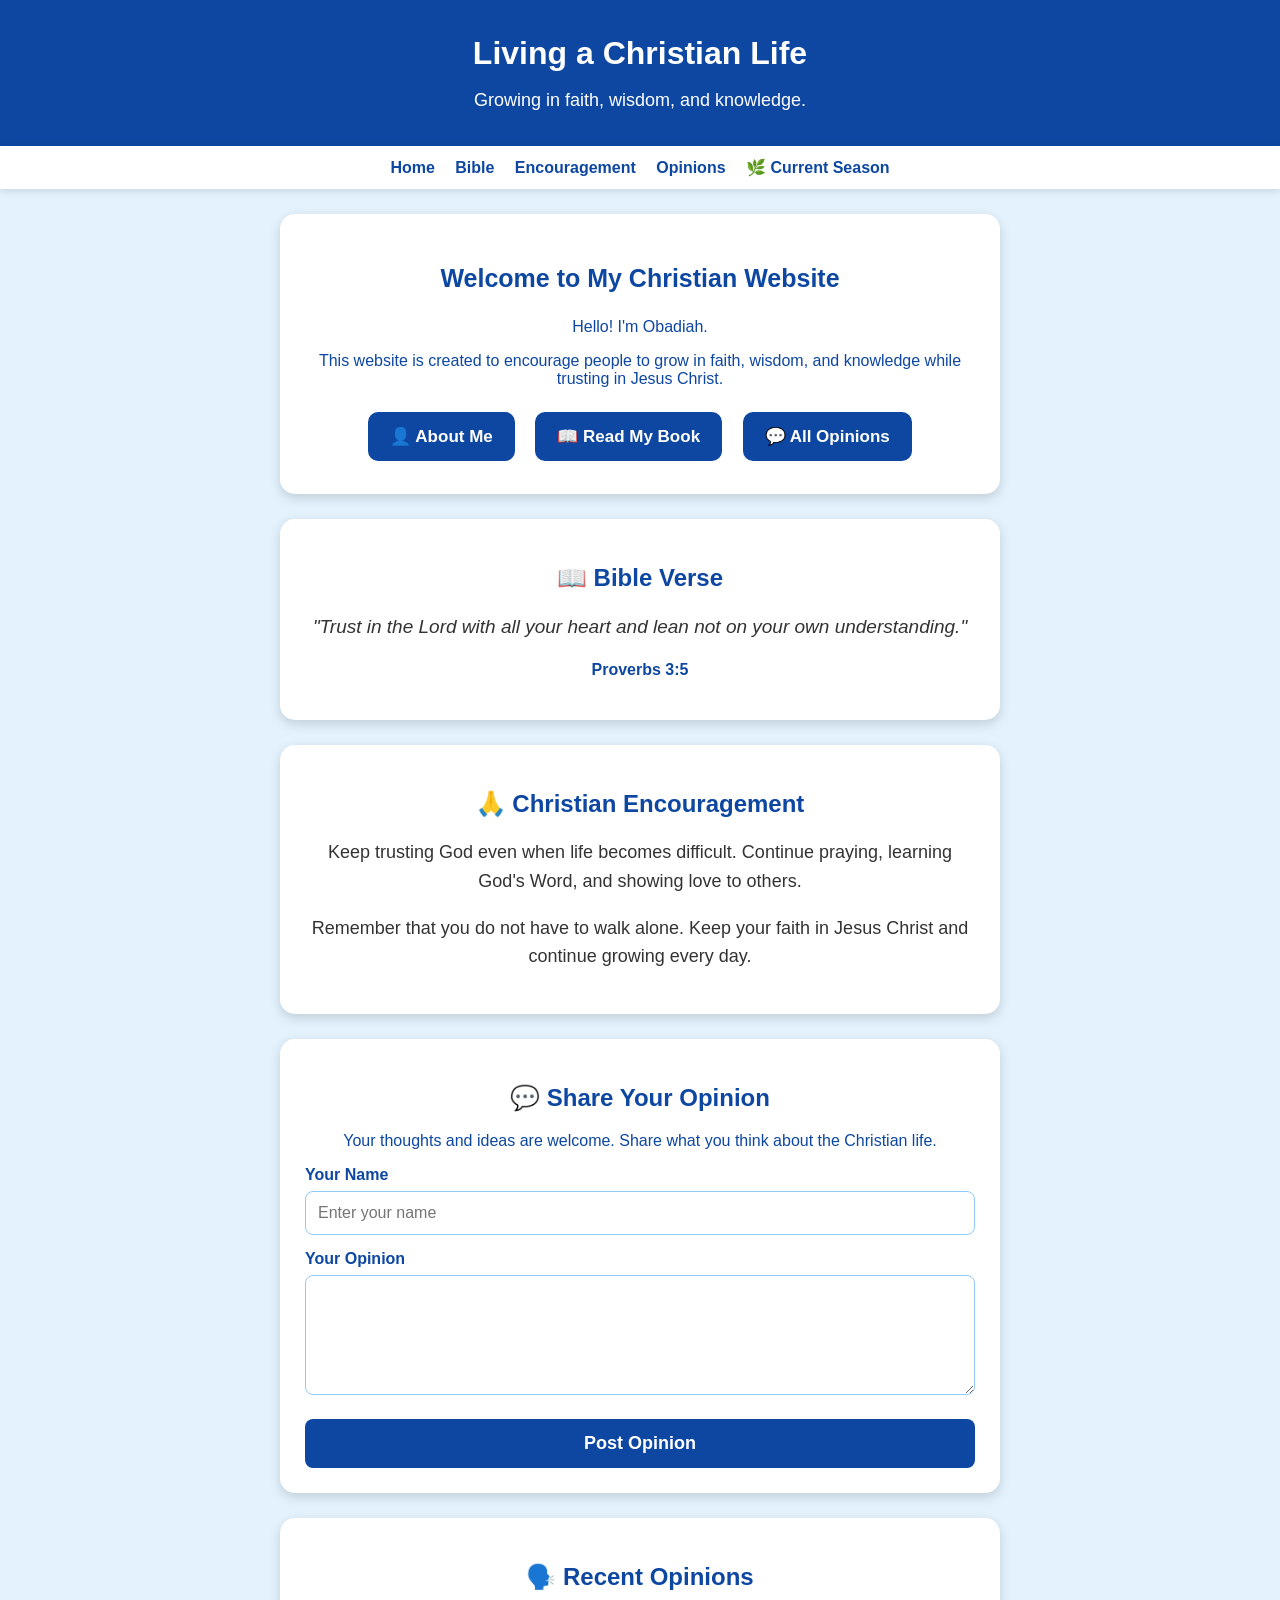
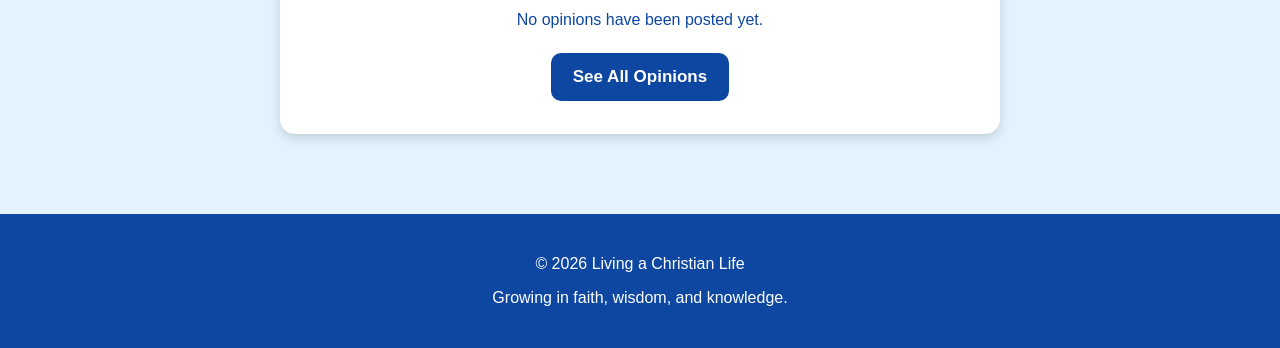
<file: christian app/index.html>
<!DOCTYPE html>
<html lang="en">

<head>
    <link rel="manifest" href="/manifest.json">
<meta name="theme-color" content="#1565c0">
    <meta charset="UTF-8">
    <meta name="viewport" content="width=device-width, initial-scale=1.0">

    <title>Living a Christian Life</title>

    <style>

        * {
            box-sizing: border-box;
        }

        body {
            font-family: Arial, sans-serif;
            margin: 0;
            background: #e3f2fd;
            color: #0d47a1;
            text-align: center;
        }

        header {
            background: #0d47a1;
            color: white;
            padding: 35px 15px;
        }

        header h1 {
            margin: 0;
            font-size: 32px;
        }

        header p {
            font-size: 18px;
            margin-bottom: 0;
        }

        nav {
            background: white;
            padding: 12px;
            box-shadow: 0 2px 8px rgba(0,0,0,0.12);
            position: sticky;
            top: 0;
            z-index: 10;
        }

        nav a {
            color: #0d47a1;
            text-decoration: none;
            font-weight: bold;
            margin: 0 8px;
        }

        .container {
            max-width: 750px;
            margin: auto;
            padding: 25px 15px;
        }

        .card {
            background: white;
            padding: 25px;
            margin-bottom: 25px;
            border-radius: 15px;
            box-shadow: 0 4px 12px rgba(0,0,0,0.15);
        }

        h2 {
            color: #0d47a1;
        }

        .welcome {
            font-size: 25px;
            font-weight: bold;
        }

        .button {
            display: inline-block;
            background: #0d47a1;
            color: white;
            padding: 14px 22px;
            margin: 8px;
            border-radius: 10px;
            text-decoration: none;
            font-size: 17px;
            font-weight: bold;
        }

        .button:hover {
            background: #1565c0;
        }

        .verse {
            font-size: 19px;
            font-style: italic;
            line-height: 1.6;
            color: #333;
        }

        .encouragement {
            font-size: 18px;
            line-height: 1.6;
            color: #333;
        }

        label {
            display: block;
            text-align: left;
            font-weight: bold;
            margin-top: 15px;
            margin-bottom: 7px;
        }

        input,
        textarea {
            width: 100%;
            padding: 12px;
            border: 1px solid #90caf9;
            border-radius: 8px;
            font-size: 16px;
        }

        textarea {
            height: 120px;
            resize: vertical;
        }

        .post-button {
            width: 100%;
            padding: 14px;
            margin-top: 20px;
            background: #0d47a1;
            color: white;
            border: none;
            border-radius: 8px;
            font-size: 18px;
            font-weight: bold;
            cursor: pointer;
        }

        .opinion {
            text-align: left;
            background: #f1f8ff;
            border-left: 5px solid #0d47a1;
            padding: 15px;
            margin-top: 15px;
            border-radius: 8px;
        }

        .opinion strong {
            font-size: 18px;
        }

        .opinion p {
            color: #333;
            line-height: 1.5;
        }

        footer {
            background: #0d47a1;
            color: white;
            padding: 25px 15px;
            margin-top: 30px;
        }

    </style>

</head>
<script>
if ("serviceWorker" in navigator) {
  window.addEventListener("load", () => {
    navigator.serviceWorker.register("/service-worker.js")
      .then(() => console.log("Service Worker registered successfully"))
      .catch(error => console.error("Service Worker registration failed:", error));
  });
}
</script>


<body>


<header>

    <h1>Living a Christian Life</h1>

    <p>
        Growing in faith, wisdom, and knowledge.
    </p>

</header>


<nav>

    <a href="#home">Home</a>

    <a href="#verse">Bible</a>

    <a href="#encouragement">Encouragement</a>

    <a href="#opinion">Opinions</a>
    <a href="season.html">
  🌿 Current Season
</a>

</nav>


<div class="container">


    <!-- HOME -->

    <div class="card" id="home">

        <p class="welcome">
            Welcome to My Christian Website
        </p>

        <p>
            Hello! I'm Obadiah.
        </p>

        <p>
            This website is created to encourage people
            to grow in faith, wisdom, and knowledge while
            trusting in Jesus Christ.
        </p>


        <a href="about.html" class="button">
            👤 About Me
        </a>


        <a
            href="https://docs.google.com/document/d/1QmWDWxdYfJk8kHvMhfUG6IsOHlrLmuL0DTCeID7xD-Q/edit?usp=drivesdk"
            class="button"
            target="_blank">
            📖 Read My Book
        </a>


        <a href="opinions.html" class="button">
            💬 All Opinions
        </a>

    </div>



    <!-- BIBLE VERSE -->

    <div class="card" id="verse">

        <h2>📖 Bible Verse</h2>

        <p class="verse">
            "Trust in the Lord with all your heart
            and lean not on your own understanding."
        </p>

        <p>
            <strong>Proverbs 3:5</strong>
        </p>

    </div>



    <!-- ENCOURAGEMENT -->

    <div class="card" id="encouragement">

        <h2>🙏 Christian Encouragement</h2>

        <p class="encouragement">
            Keep trusting God even when life becomes difficult.
            Continue praying, learning God's Word, and showing
            love to others.
        </p>

        <p class="encouragement">
            Remember that you do not have to walk alone.
            Keep your faith in Jesus Christ and continue growing
            every day.
        </p>

    </div>



    <!-- OPINION FORM -->

    <div class="card" id="opinion">

        <h2>💬 Share Your Opinion</h2>

        <p>
            Your thoughts and ideas are welcome.
            Share what you think about the Christian life.
        </p>


        <form id="opinionForm">


            <label for="name">
                Your Name
            </label>


            <input
                type="text"
                id="name"
                placeholder="Enter your name"
                required
            >


            <label for="opinionText">
                Your Opinion
            </label>


            <textarea
                id="opinionText"
                placeholder="Write your thoughts here..."
                required>
            </textarea>


            <button
                type="submit"
                class="post-button">
                Post Opinion
            </button>


        </form>

    </div>



    <!-- RECENT OPINIONS -->

    <div class="card">

        <h2>🗣️ Recent Opinions</h2>

        <div id="opinionsList">

            <p>
                No opinions have been posted yet.
            </p>

        </div>


        <a href="opinions.html" class="button">
            See All Opinions
        </a>

    </div>


</div>



<footer>

    <p>
        © 2026 Living a Christian Life
    </p>

    <p>
        Growing in faith, wisdom, and knowledge.
    </p>

</footer>



<script>

    const form =
        document.getElementById("opinionForm");

    const opinionsList =
        document.getElementById("opinionsList");


    let opinions =
        JSON.parse(
            localStorage.getItem("christianOpinions")
        ) || [];


    function displayOpinions() {

        opinionsList.innerHTML = "";


        if (opinions.length === 0) {

            opinionsList.innerHTML =
                "<p>No opinions have been posted yet.</p>";

            return;
        }


        opinions.forEach(function(item) {

            const div =
                document.createElement("div");

            div.className = "opinion";


            const name =
                document.createElement("strong");

            name.textContent =
                "👤 " + item.name;


            const text =
                document.createElement("p");

            text.textContent =
                item.opinion;


            div.appendChild(name);

            div.appendChild(text);

            opinionsList.appendChild(div);

        });

    }



    form.addEventListener(
        "submit",
        function(event) {

            event.preventDefault();


            const name =
                document
                .getElementById("name")
                .value
                .trim();


            const opinion =
                document
                .getElementById("opinionText")
                .value
                .trim();


            if (
                name === "" ||
                opinion === ""
            ) {

                alert(
                    "Please enter your name and opinion."
                );

                return;
            }


            opinions.push({

                name: name,

                opinion: opinion

            });


            localStorage.setItem(
                "christianOpinions",
                JSON.stringify(opinions)
            );


            form.reset();


            displayOpinions();


            alert(
                "Thank you for sharing your opinion!"
            );

        }
    );


    displayOpinions();

</script>


</body>

</html>
</file>
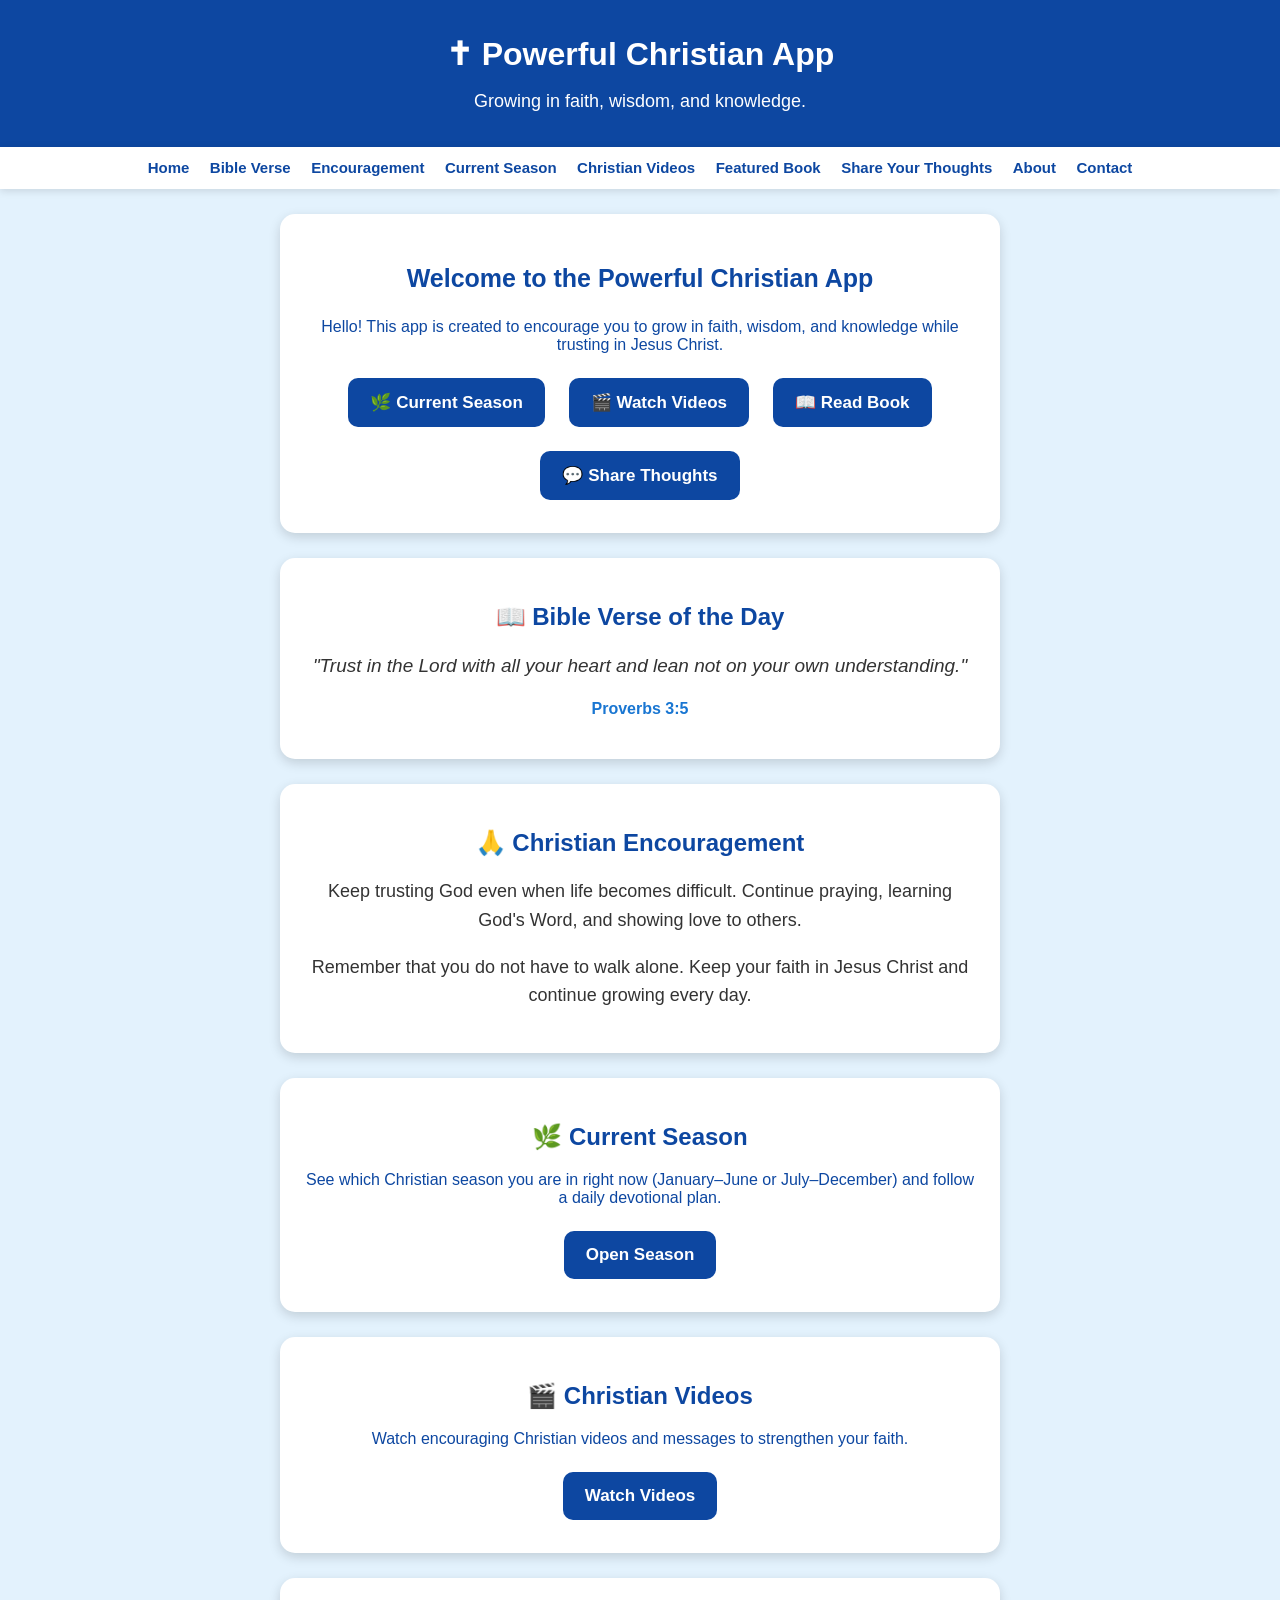
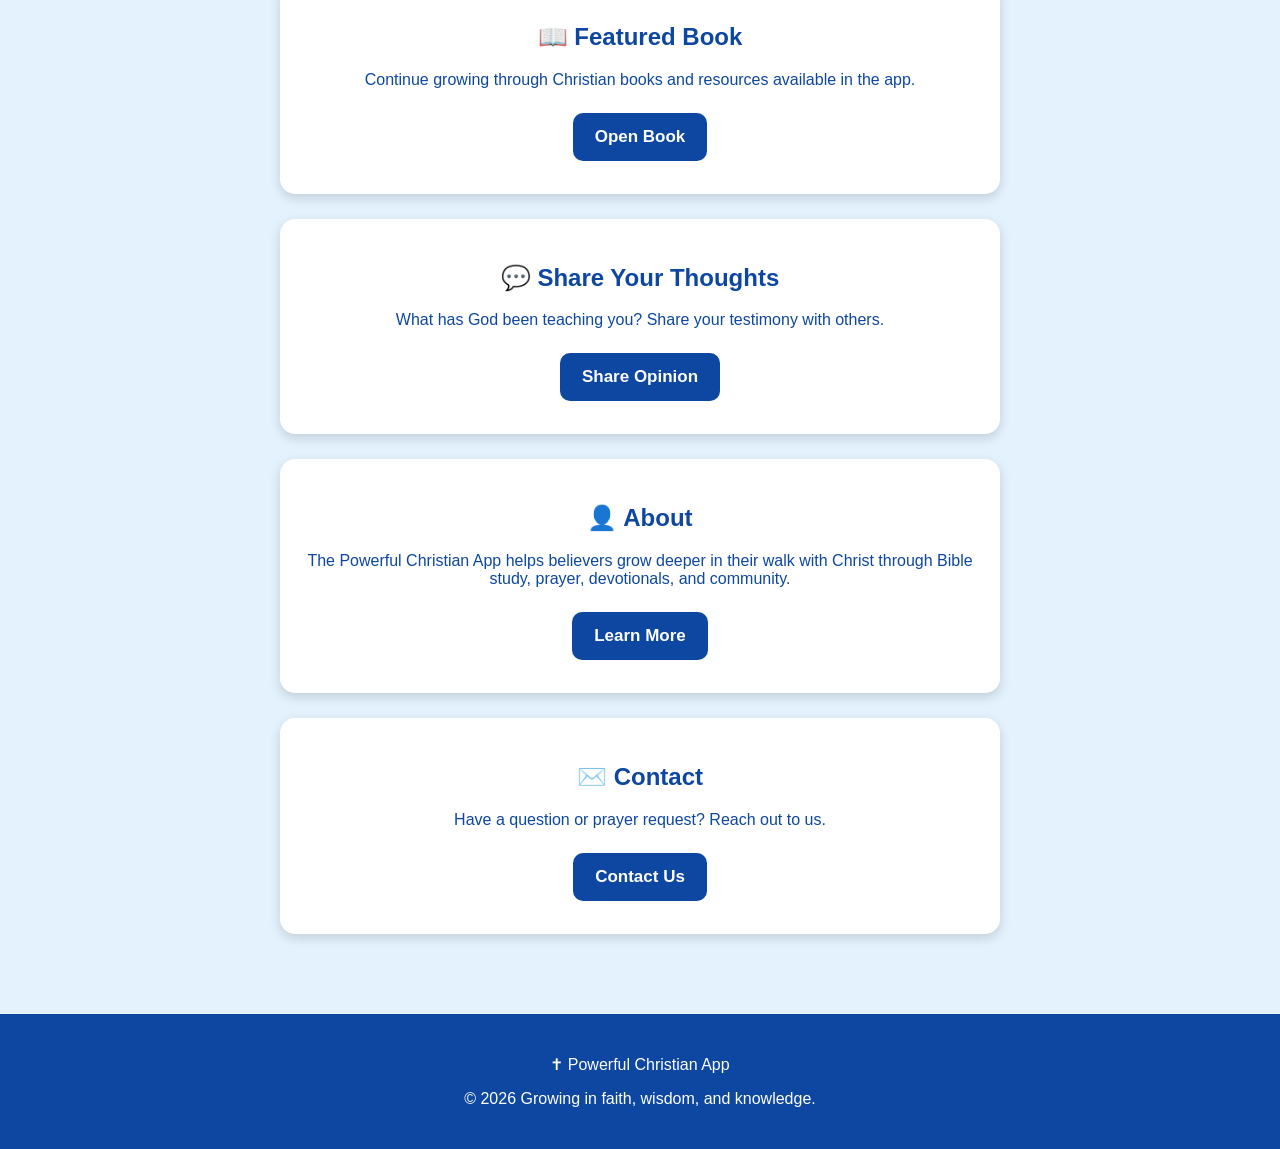
<file: powerful christian app /index.html>
<!DOCTYPE html>
<html lang="en">

<head>
  <meta charset="UTF-8">
  <meta name="viewport" content="width=device-width, initial-scale=1.0">
  <meta name="theme-color" content="#1565c0">
  <link rel="manifest" href="/manifest.json">
  <link rel="stylesheet" href="css/style.css">
  <title>Powerful Christian App</title>
</head>

<body>

  <header>
    <h1>✝ Powerful Christian App</h1>
    <p>Growing in faith, wisdom, and knowledge.</p>
  </header>

  <nav>
    <a href="#home">Home</a>
    <a href="#verse">Bible Verse</a>
    <a href="#encouragement">Encouragement</a>
    <a href="#season">Current Season</a>
    <a href="#videos">Christian Videos</a>
    <a href="#book">Featured Book</a>
    <a href="#opinion">Share Your Thoughts</a>
    <a href="#about">About</a>
    <a href="#contact">Contact</a>
  </nav>

  <div class="container">

    <!-- HOME -->
    <section class="card" id="home">
      <p class="welcome">Welcome to the Powerful Christian App</p>
      <p>Hello! This app is created to encourage you to grow in faith, wisdom, and knowledge while trusting in Jesus Christ.</p>
      <div class="buttons">
        <a href="#season" class="button">🌿 Current Season</a>
        <a href="#videos" class="button">🎬 Watch Videos</a>
        <a href="#book" class="button">📖 Read Book</a>
        <a href="#opinion" class="button">💬 Share Thoughts</a>
      </div>
    </section>

    <!-- BIBLE VERSE -->
    <section class="card" id="verse">
      <h2>📖 Bible Verse of the Day</h2>
      <p class="verse">"Trust in the Lord with all your heart and lean not on your own understanding."</p>
      <p class="reference"><strong>Proverbs 3:5</strong></p>
    </section>

    <!-- ENCOURAGEMENT -->
    <section class="card" id="encouragement">
      <h2>🙏 Christian Encouragement</h2>
      <p class="encouragement">Keep trusting God even when life becomes difficult. Continue praying, learning God's Word, and showing love to others.</p>
      <p class="encouragement">Remember that you do not have to walk alone. Keep your faith in Jesus Christ and continue growing every day.</p>
    </section>

    <!-- CURRENT SEASON -->
    <section class="card" id="season">
      <h2>🌿 Current Season</h2>
      <p>See which Christian season you are in right now (January&ndash;June or July&ndash;December) and follow a daily devotional plan.</p>
      <a href="christian app/season.html" class="button">Open Season</a>
    </section>

    <!-- CHRISTIAN VIDEOS -->
    <section class="card" id="videos">
      <h2>🎬 Christian Videos</h2>
      <p>Watch encouraging Christian videos and messages to strengthen your faith.</p>
      <a href="christian app/videos.html" class="button">Watch Videos</a>
    </section>

    <!-- FEATURED BOOK -->
    <section class="card" id="book">
      <h2>📖 Featured Book</h2>
      <p>Continue growing through Christian books and resources available in the app.</p>
      <a href="christian app/book.html" class="button">Open Book</a>
    </section>

    <!-- SHARE THOUGHTS -->
    <section class="card" id="opinion">
      <h2>💬 Share Your Thoughts</h2>
      <p>What has God been teaching you? Share your testimony with others.</p>
      <a href="christian app/opinion.html" class="button">Share Opinion</a>
    </section>

    <!-- ABOUT -->
    <section class="card" id="about">
      <h2>👤 About</h2>
      <p>The Powerful Christian App helps believers grow deeper in their walk with Christ through Bible study, prayer, devotionals, and community.</p>
      <a href="about.html" class="button">Learn More</a>
    </section>

    <!-- CONTACT -->
    <section class="card" id="contact">
      <h2>✉️ Contact</h2>
      <p>Have a question or prayer request? Reach out to us.</p>
      <a href="contact.html" class="button">Contact Us</a>
    </section>

  </div>

  <footer>
    <p>✝ Powerful Christian App</p>
    <p>&copy; 2026 Growing in faith, wisdom, and knowledge.</p>
  </footer>

  <script src="js/main.js"></script>
</body>

</html>
</file>
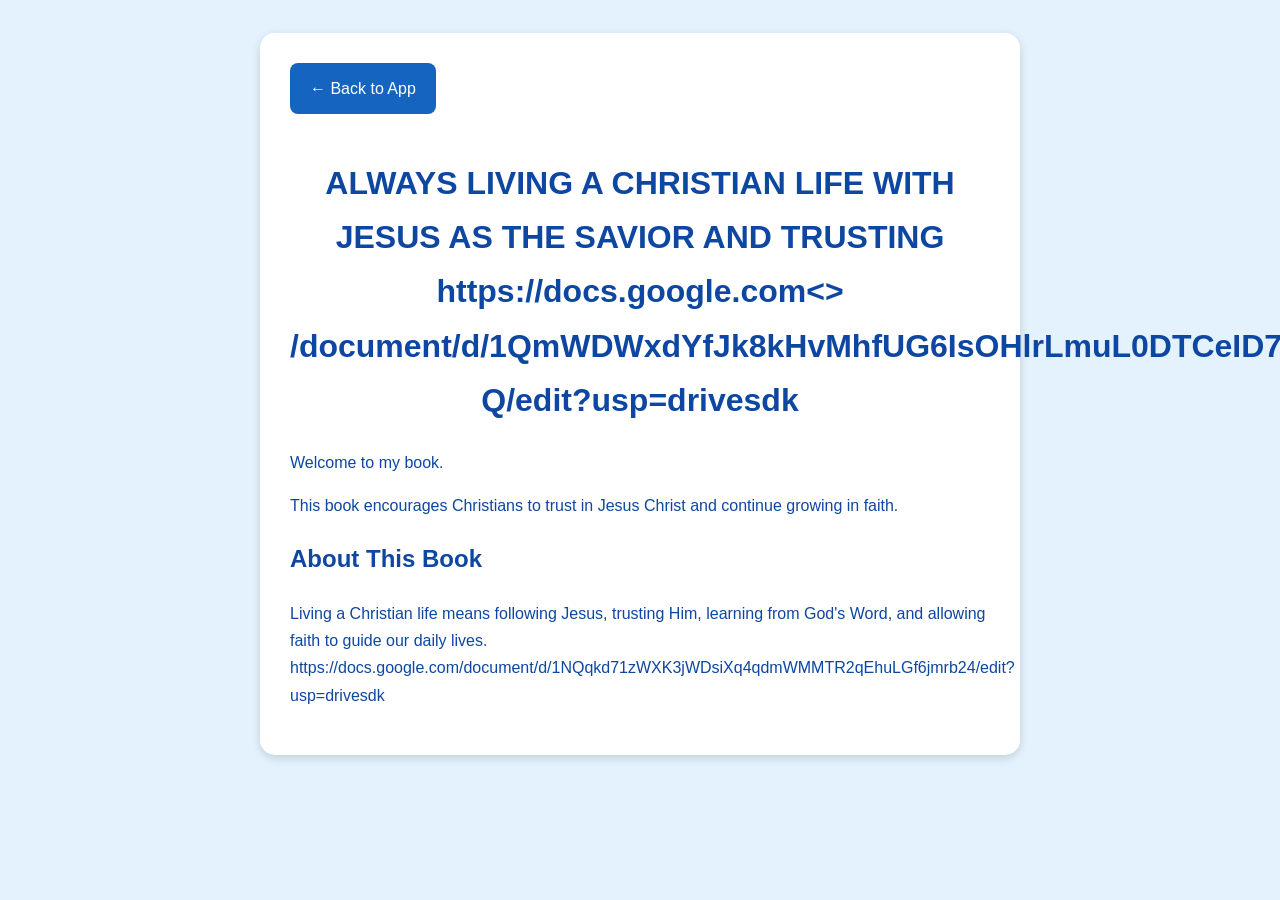
<file: christian app/book.html>
<!DOCTYPE html>
<html>

<head>
    <title>My Book</title>

    <style>
        body {
            font-family: Arial, sans-serif;
            background: #e3f2fd;
            color: #0d47a1;
            padding: 25px;
            line-height: 1.7;
        }

        .book {
            background: white;
            max-width: 700px;
            margin: auto;
            padding: 30px;
            border-radius: 15px;
            box-shadow: 0 3px 10px rgba(0,0,0,0.15);
        }

        h1 {
            text-align: center;
        }

        .back {
            display: inline-block;
            background: #1565c0;
            color: white;
            padding: 12px 20px;
            border-radius: 8px;
            text-decoration: none;
            margin-bottom: 20px;
        }
    </style>
</head>

<body>

<div class="book">

    <a class="back" href="index.html">
        ← Back to App
    </a>

    <h1>
        ALWAYS LIVING A CHRISTIAN LIFE
        WITH JESUS AS THE SAVIOR
        AND TRUSTING 
        https://docs.google.com<>
      
      </>/document/d/1QmWDWxdYfJk8kHvMhfUG6IsOHlrLmuL0DTCeID7xD-Q/edit?usp=drivesdk
    </h1>

    <p>
        Welcome to my book.
    </p>

    <p>
        This book encourages Christians to trust
        in Jesus Christ and continue growing in faith.
    </p>

    <h2>About This Book</h2>

    <p>
        Living a Christian life means following Jesus,
        trusting Him, learning from God's Word, and
        allowing faith to guide our daily lives.
        https://docs.google.com/document/d/1NQqkd71zWXK3jWDsiXq4qdmWMMTR2qEhuLGf6jmrb24/edit?usp=drivesdk
        
    </p>

</div>

</body>
</html>
</file>
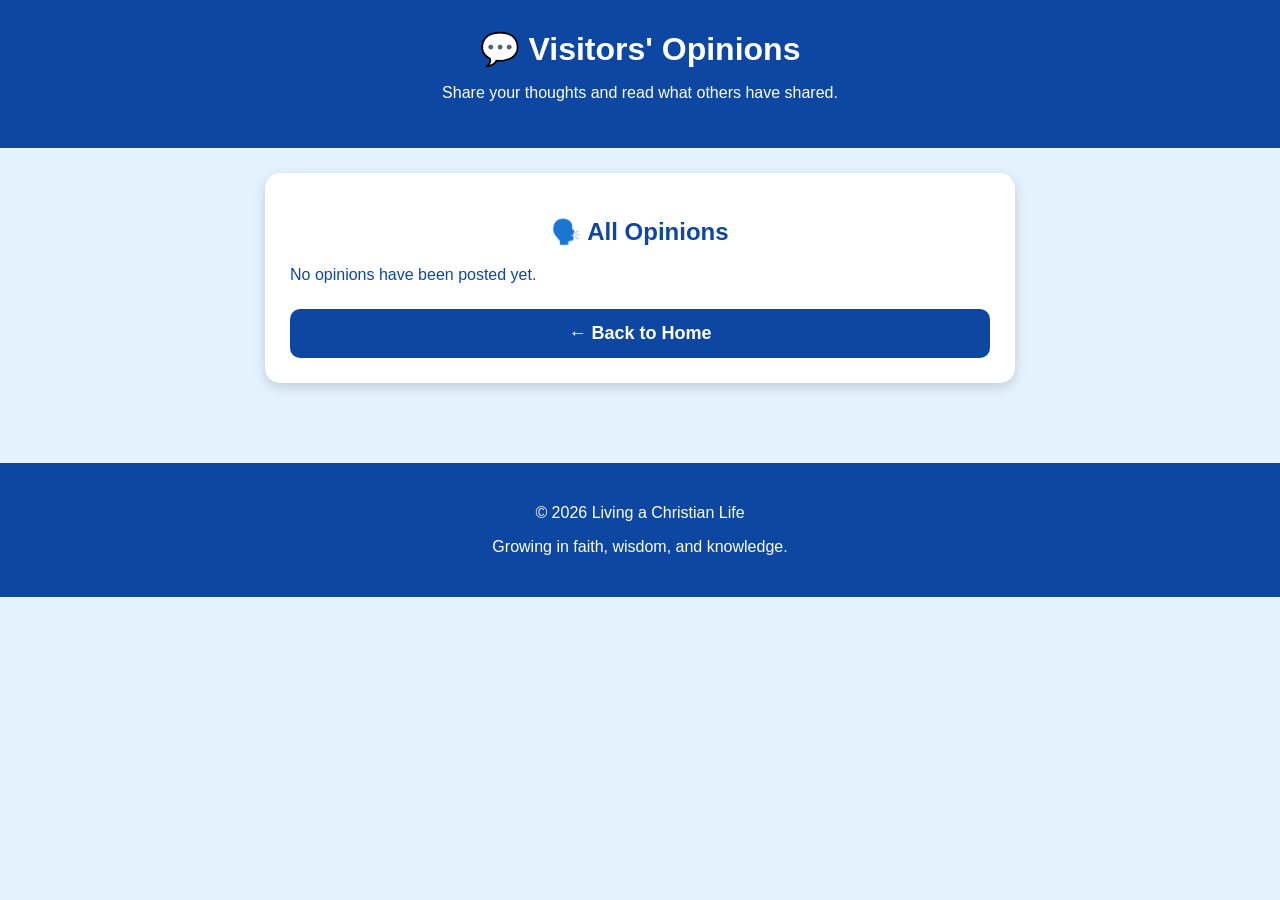
<file: christian app/opinion.html>
<!DOCTYPE html>
<html lang="en">

<head>
    <meta charset="UTF-8">
    <meta name="viewport" content="width=device-width, initial-scale=1.0">

    <title>Opinions - Living a Christian Life</title>

    <style>

        body {
            font-family: Arial, sans-serif;
            margin: 0;
            background: #e3f2fd;
            color: #0d47a1;
        }

        header {
            background: #0d47a1;
            color: white;
            text-align: center;
            padding: 30px 15px;
        }

        header h1 {
            margin: 0;
            font-size: 32px;
        }

        .container {
            max-width: 750px;
            margin: auto;
            padding: 25px 15px;
        }

        .card {
            background: white;
            padding: 25px;
            margin-bottom: 25px;
            border-radius: 15px;
            box-shadow: 0 4px 12px rgba(0,0,0,0.15);
        }

        h2 {
            color: #0d47a1;
            text-align: center;
        }

        .opinion {
            background: #f1f8ff;
            border-left: 5px solid #0d47a1;
            padding: 15px;
            margin-top: 15px;
            border-radius: 8px;
        }

        .opinion strong {
            font-size: 18px;
            color: #0d47a1;
        }

        .opinion p {
            color: #333;
            line-height: 1.5;
        }

        .button {
            display: block;
            text-align: center;
            background: #0d47a1;
            color: white;
            padding: 14px;
            margin-top: 25px;
            border-radius: 10px;
            text-decoration: none;
            font-size: 18px;
            font-weight: bold;
        }

        .button:hover {
            background: #1565c0;
        }

        footer {
            background: #0d47a1;
            color: white;
            text-align: center;
            padding: 25px;
            margin-top: 30px;
        }

    </style>

</head>

<body>

<header>

    <h1>💬 Visitors' Opinions</h1>

    <p>
        Share your thoughts and read what others have shared.
    </p>

</header>


<div class="container">

    <div class="card">

        <h2>🗣️ All Opinions</h2>

        <div id="opinionsList">
            <p>No opinions have been posted yet.</p>
        </div>

        <a href="index.html" class="button">
            ← Back to Home
        </a>

    </div>

</div>


<footer>

    <p>© 2026 Living a Christian Life</p>

    <p>
        Growing in faith, wisdom, and knowledge.
    </p>

</footer>


<script>

    const opinionsList =
        document.getElementById("opinionsList");


    function displayOpinions() {

        const opinions =
            JSON.parse(
                localStorage.getItem("christianOpinions")
            ) || [];


        opinionsList.innerHTML = "";


        if (opinions.length === 0) {

            opinionsList.innerHTML =
                "<p>No opinions have been posted yet.</p>";

            return;
        }


        opinions.forEach(function(item) {

            const div =
                document.createElement("div");

            div.className = "opinion";


            const name =
                document.createElement("strong");

            name.textContent =
                "👤 " + item.name;


            const text =
                document.createElement("p");

            text.textContent =
                item.opinion;


            div.appendChild(name);

            div.appendChild(text);

            opinionsList.appendChild(div);

        });

    }


    displayOpinions();

</script>

</body>
</html>
</file>
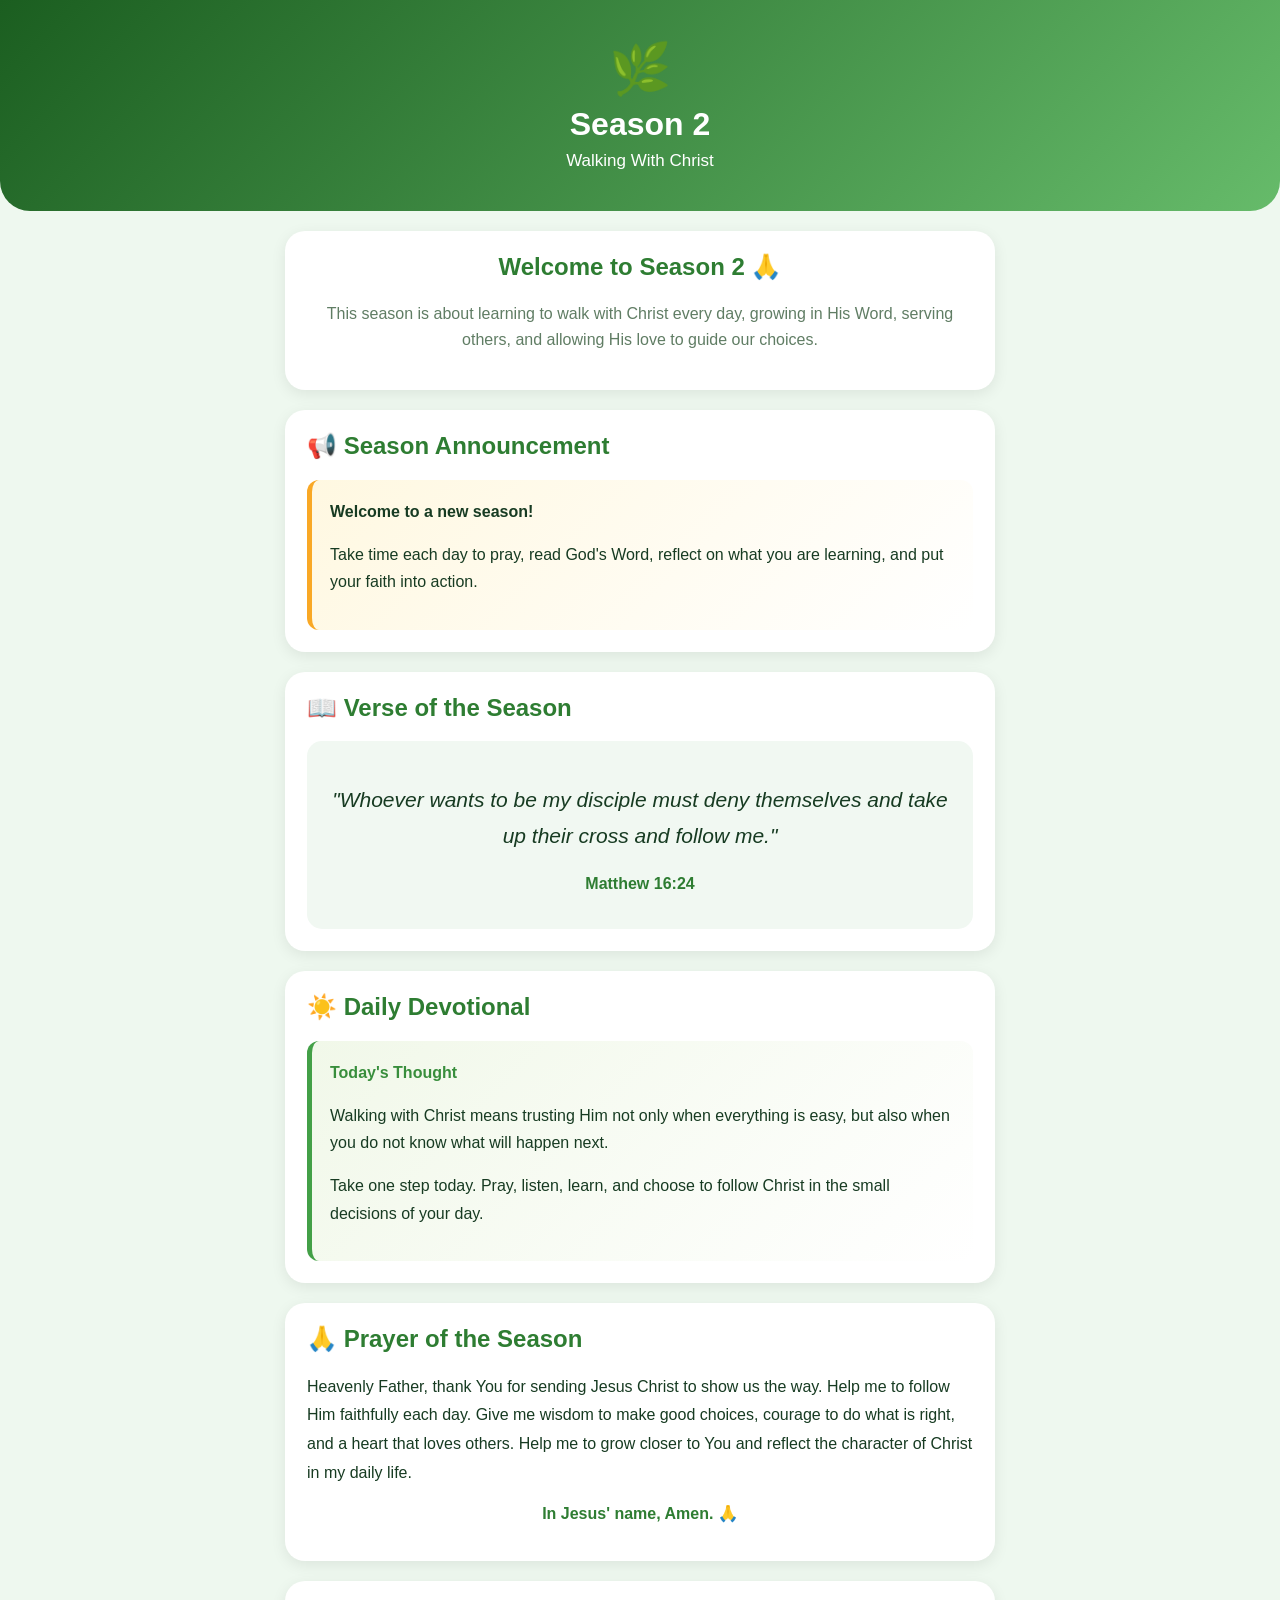
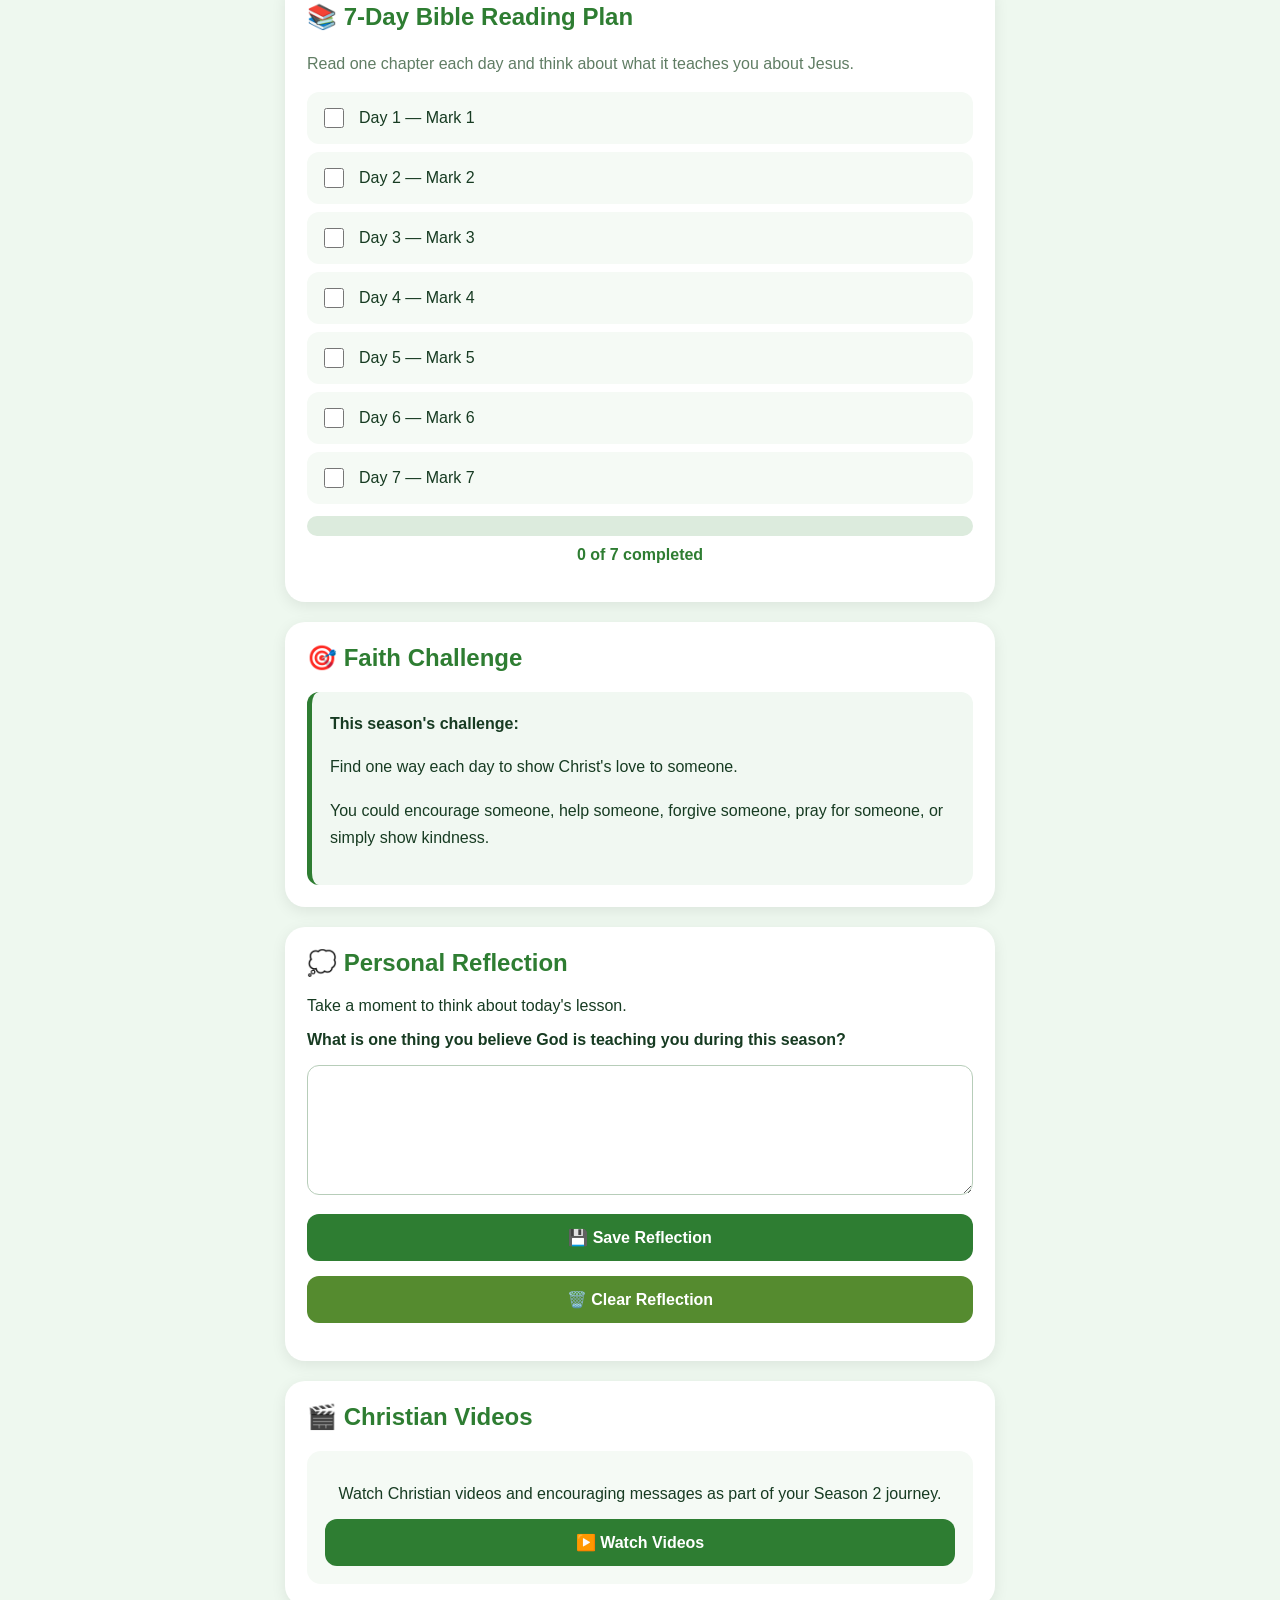
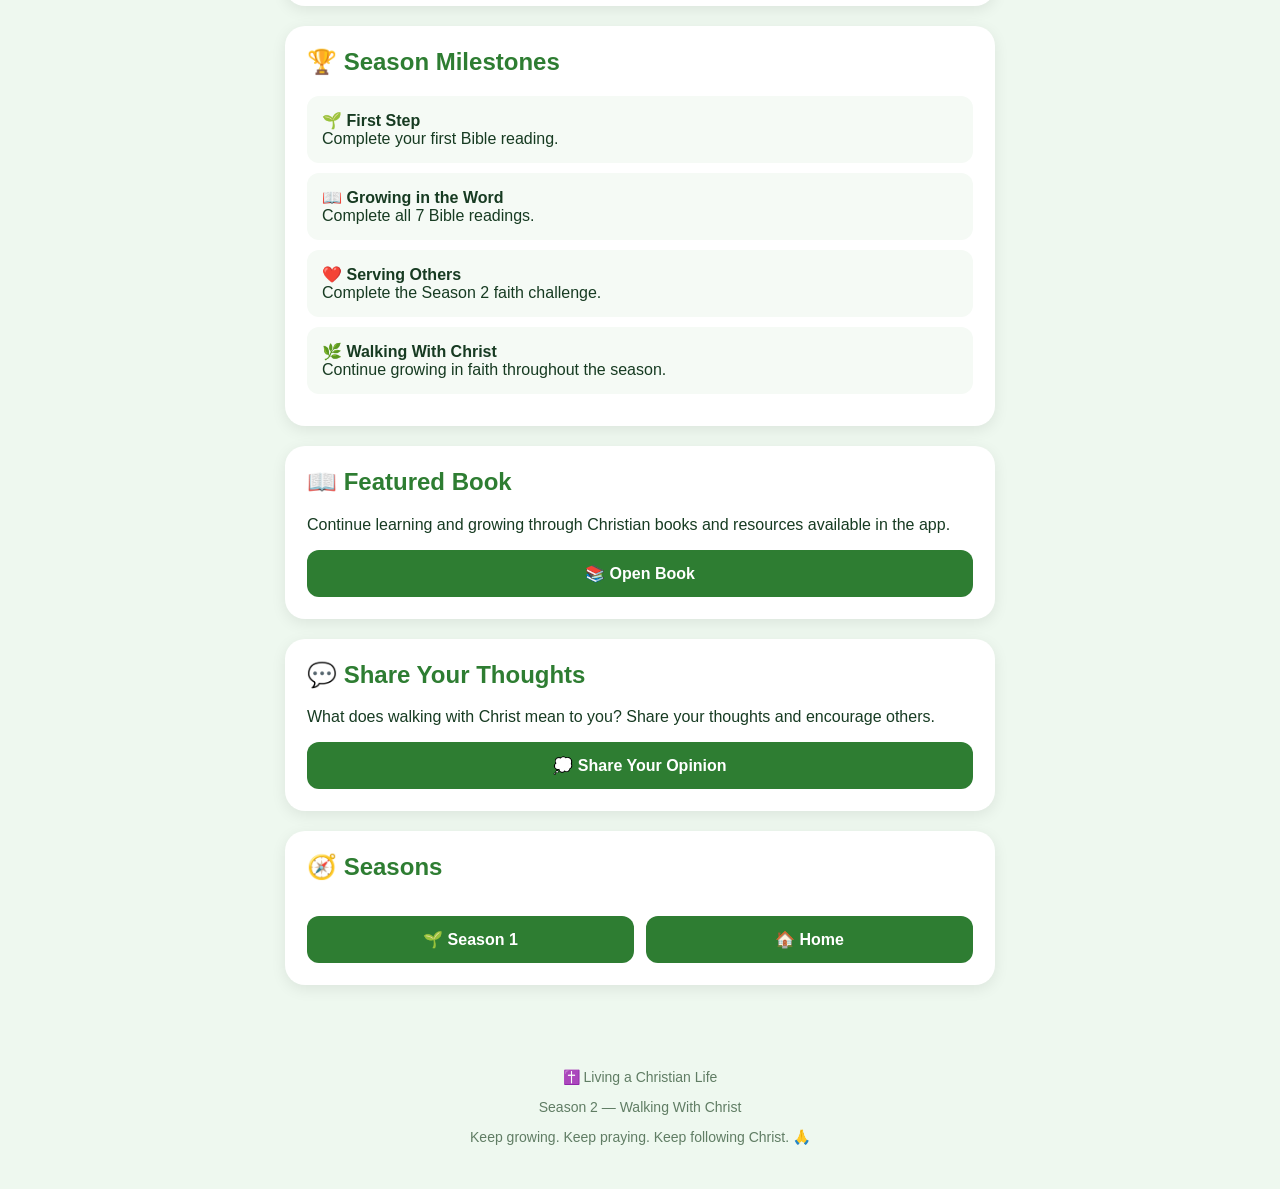
<file: christian app/season.html>
<!DOCTYPE html>
<html lang="en">
<head>
  <meta charset="UTF-8">
  <meta name="viewport" content="width=device-width, initial-scale=1.0">

  <title>Christian Life - Season</title>

  <style>
    body {
      margin: 0;
      font-family: Arial, sans-serif;
      background: #eef8ef;
      text-align: center;
      color: #173b22;
    }

    .loading {
      padding: 80px 20px;
    }

    .icon {
      font-size: 55px;
    }

    h1 {
      color: #2e7d32;
    }

    p {
      line-height: 1.6;
    }
  </style>
</head>

<body>

  <div class="loading">
    <div class="icon">🌿</div>

    <h1>Loading Season...</h1>

    <p>
      Preparing your current Christian Life season.
    </p>
  </div>

  <script>

    /*
      ==============================
      SEASON SETTINGS
      ==============================

      Change these dates whenever you
      want a new season to begin.

      Season 1:
      January 1 - June 30

      Season 2:
      July 1 - December 31
    */

    const today = new Date();

    const month = today.getMonth() + 1;
    const day = today.getDate();

    let currentSeason;


    // Season 1: January 1 - June 30

    if (
      month >= 1 &&
      month <= 6
    ) {

      currentSeason = "season1.html";

    }


    // Season 2: July 1 - December 31

    else {

      currentSeason = "season2.html";

    }


    // Open the correct season

    window.location.replace(currentSeason);

  </script>

</body>
</html>
</file>
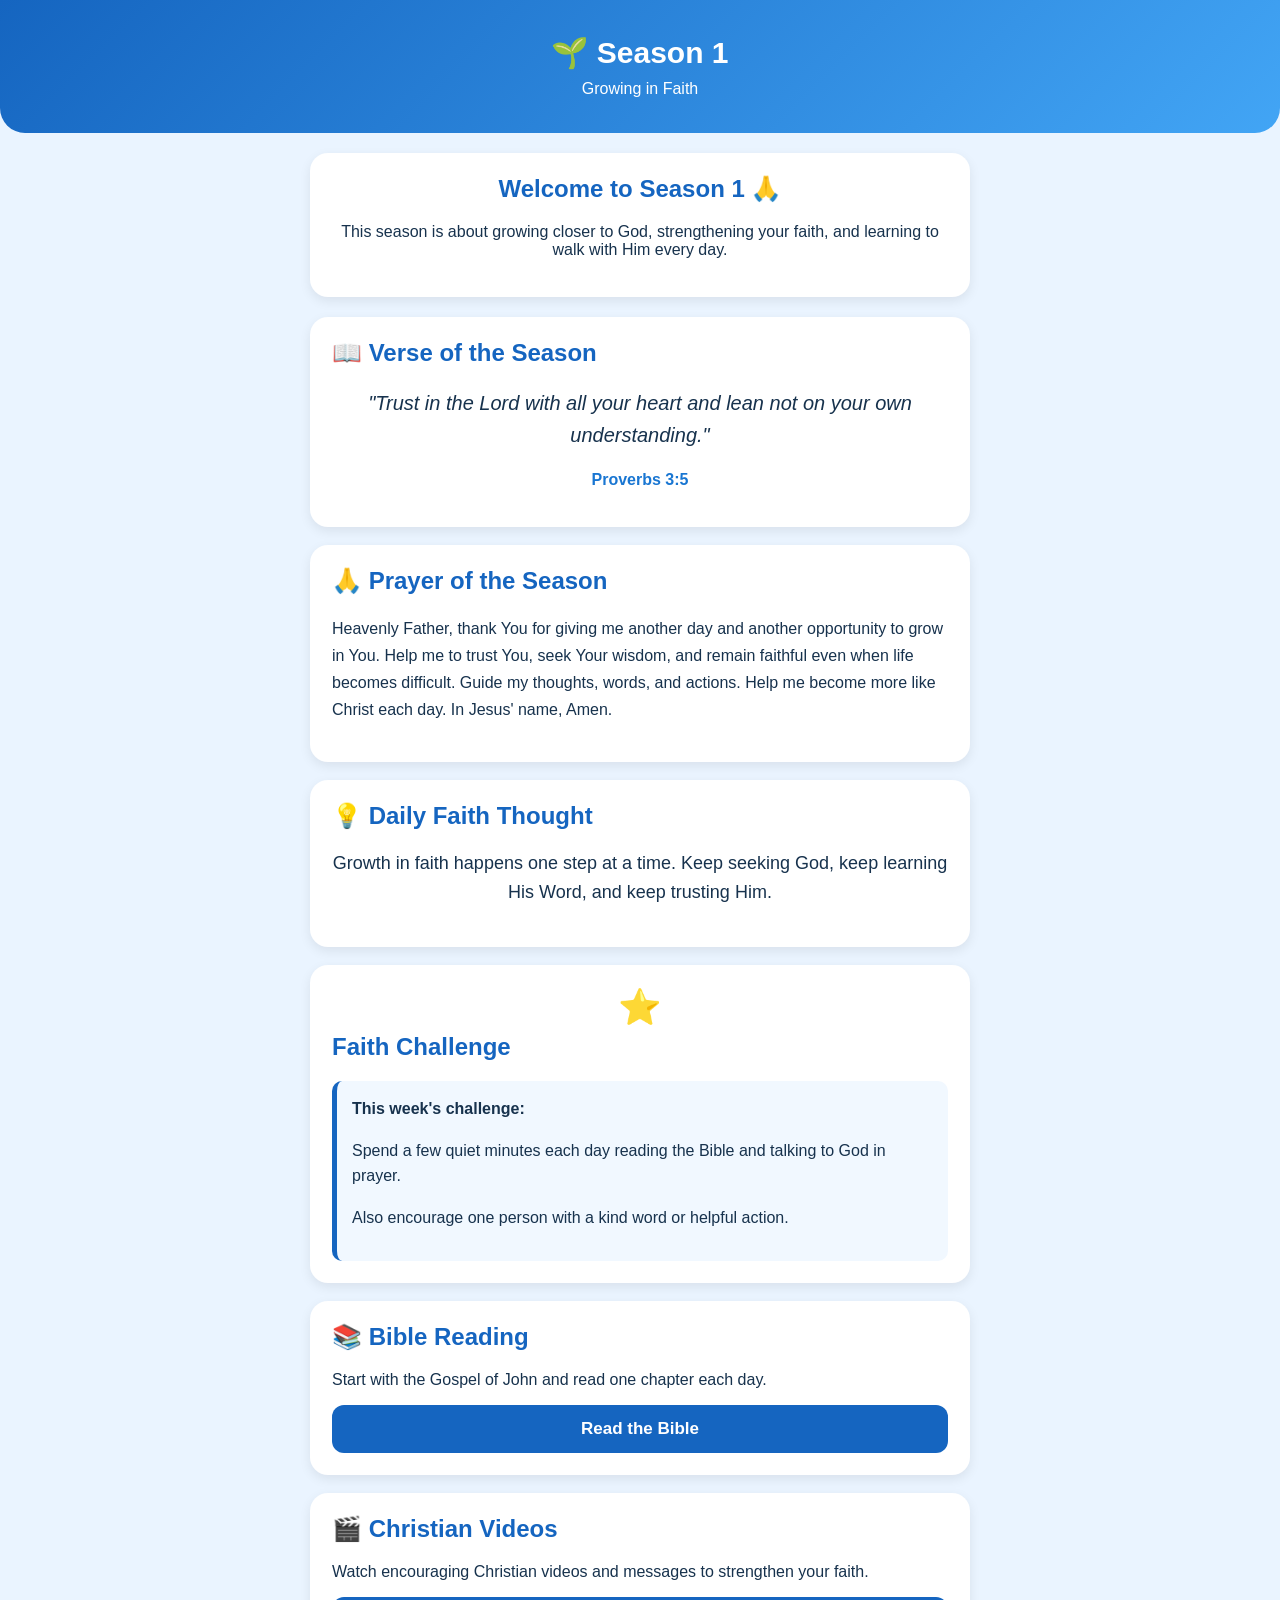
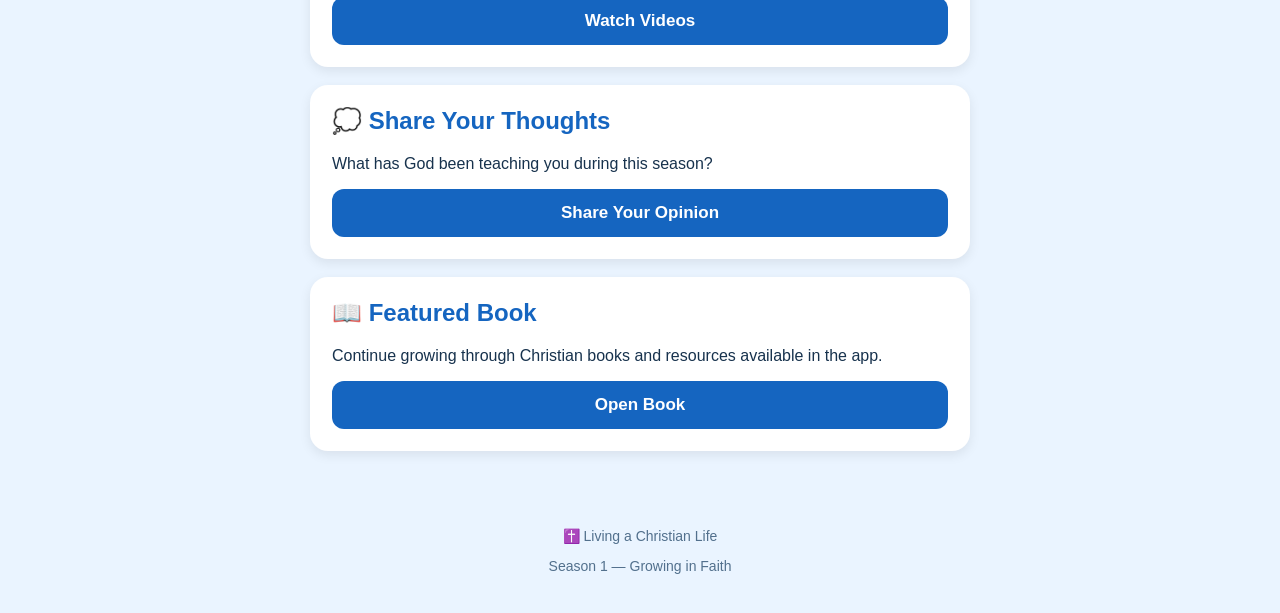
<file: christian app/season1.html>
<!DOCTYPE html>
<html lang="en">
<head>
  <meta charset="UTF-8">
  <meta name="viewport" content="width=device-width, initial-scale=1.0">

  <meta name="theme-color" content="#1565c0">

  <title>Season 1 - Growing in Faith</title>

  <style>
    * {
      box-sizing: border-box;
    }

    body {
      margin: 0;
      font-family: Arial, sans-serif;
      background: #eaf4ff;
      color: #17324d;
    }

    header {
      background: linear-gradient(135deg, #1565c0, #42a5f5);
      color: white;
      text-align: center;
      padding: 35px 20px;
      border-radius: 0 0 25px 25px;
    }

    header h1 {
      margin: 0;
      font-size: 30px;
    }

    header p {
      margin: 10px 0 0;
      font-size: 16px;
    }

    .container {
      max-width: 700px;
      margin: auto;
      padding: 20px;
    }

    .welcome {
      background: white;
      padding: 22px;
      border-radius: 18px;
      margin-bottom: 20px;
      text-align: center;
      box-shadow: 0 4px 12px rgba(0,0,0,0.08);
    }

    .welcome h2 {
      color: #1565c0;
      margin-top: 0;
    }

    .card {
      background: white;
      margin: 18px 0;
      padding: 22px;
      border-radius: 18px;
      box-shadow: 0 4px 12px rgba(0,0,0,0.08);
    }

    .card h2 {
      margin-top: 0;
      color: #1565c0;
    }

    .verse {
      font-size: 20px;
      line-height: 1.6;
      font-style: italic;
      text-align: center;
    }

    .reference {
      text-align: center;
      font-weight: bold;
      color: #1976d2;
      margin-top: 12px;
    }

    .prayer {
      line-height: 1.7;
    }

    .challenge {
      background: #f1f8ff;
      border-left: 5px solid #1565c0;
      padding: 15px;
      border-radius: 10px;
      line-height: 1.6;
    }

    .button {
      display: block;
      width: 100%;
      text-align: center;
      background: #1565c0;
      color: white;
      padding: 14px;
      margin-top: 15px;
      border-radius: 12px;
      text-decoration: none;
      font-weight: bold;
      font-size: 17px;
    }

    .button:hover {
      background: #0d47a1;
    }

    footer {
      text-align: center;
      padding: 25px;
      color: #52708d;
      font-size: 14px;
    }

    .daily {
      text-align: center;
      font-size: 18px;
      line-height: 1.6;
    }

    .star {
      font-size: 35px;
      text-align: center;
      margin-bottom: 5px;
    }
  </style>
</head>

<body>

  <header>
    <h1>🌱 Season 1</h1>
    <p>Growing in Faith</p>
  </header>

  <main class="container">

    <section class="welcome">
      <h2>Welcome to Season 1 🙏</h2>
      <p>
        This season is about growing closer to God,
        strengthening your faith, and learning to walk
        with Him every day.
      </p>
    </section>

    <!-- Verse of the Season -->
    <section class="card">
      <h2>📖 Verse of the Season</h2>

      <p class="verse">
        "Trust in the Lord with all your heart and lean not
        on your own understanding."
      </p>

      <p class="reference">
        Proverbs 3:5
      </p>
    </section>

    <!-- Prayer -->
    <section class="card">
      <h2>🙏 Prayer of the Season</h2>

      <p class="prayer">
        Heavenly Father, thank You for giving me another day
        and another opportunity to grow in You.
        Help me to trust You, seek Your wisdom, and remain
        faithful even when life becomes difficult.
        Guide my thoughts, words, and actions.
        Help me become more like Christ each day.
        In Jesus' name, Amen.
      </p>
    </section>

    <!-- Daily Faith Thought -->
    <section class="card">
      <h2>💡 Daily Faith Thought</h2>

      <p class="daily">
        Growth in faith happens one step at a time.
        Keep seeking God, keep learning His Word,
        and keep trusting Him.
      </p>
    </section>

    <!-- Faith Challenge -->
    <section class="card">
      <div class="star">⭐</div>

      <h2>Faith Challenge</h2>

      <div class="challenge">
        <strong>This week's challenge:</strong>

        <p>
          Spend a few quiet minutes each day reading the Bible
          and talking to God in prayer.
        </p>

        <p>
          Also encourage one person with a kind word or helpful
          action.
        </p>
      </div>
    </section>

    <!-- Bible Reading -->
    <section class="card">
      <h2>📚 Bible Reading</h2>

      <p>
        Start with the Gospel of John and read one chapter
        each day.
      </p>

      <a class="button"
         href="https://www.bible.com/"
         target="_blank"
         rel="noopener">
        Read the Bible
      </a>
    </section>

    <!-- Videos -->
    <section class="card">
      <h2>🎬 Christian Videos</h2>

      <p>
        Watch encouraging Christian videos and messages
        to strengthen your faith.
      </p>

      <a class="button" href="videos.html">
        Watch Videos
      </a>
    </section>

    <!-- Opinions -->
    <section class="card">
      <h2>💭 Share Your Thoughts</h2>

      <p>
        What has God been teaching you during this season?
      </p>

      <a class="button" href="opinions.html">
        Share Your Opinion
      </a>
    </section>

    <!-- Book -->
    <section class="card">
      <h2>📖 Featured Book</h2>

      <p>
        Continue growing through Christian books and
        resources available in the app.
      </p>

      <a class="button" href="book.html">
        Open Book
      </a>
    </section>

  </main>

  <footer>
    <p>✝️ Living a Christian Life</p>
    <p>Season 1 — Growing in Faith</p>
  </footer>

</body>
</html>
</file>
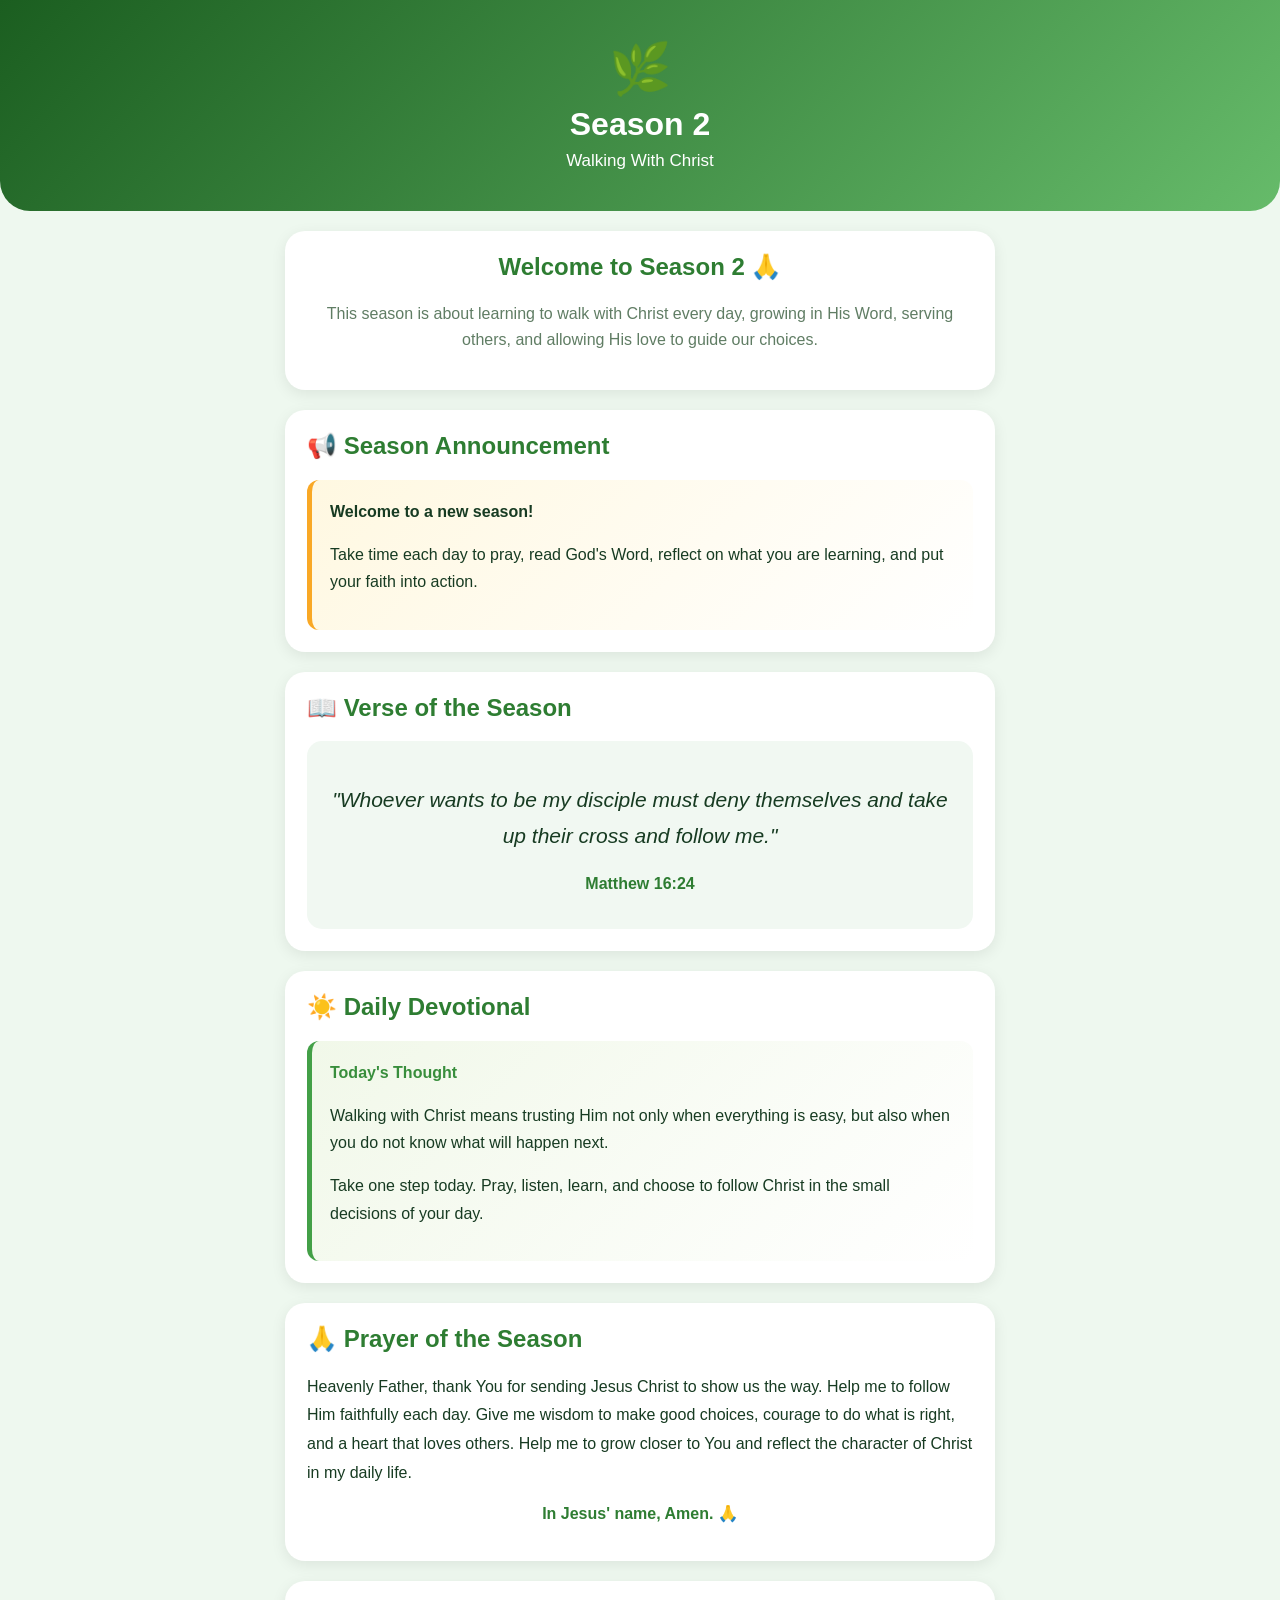
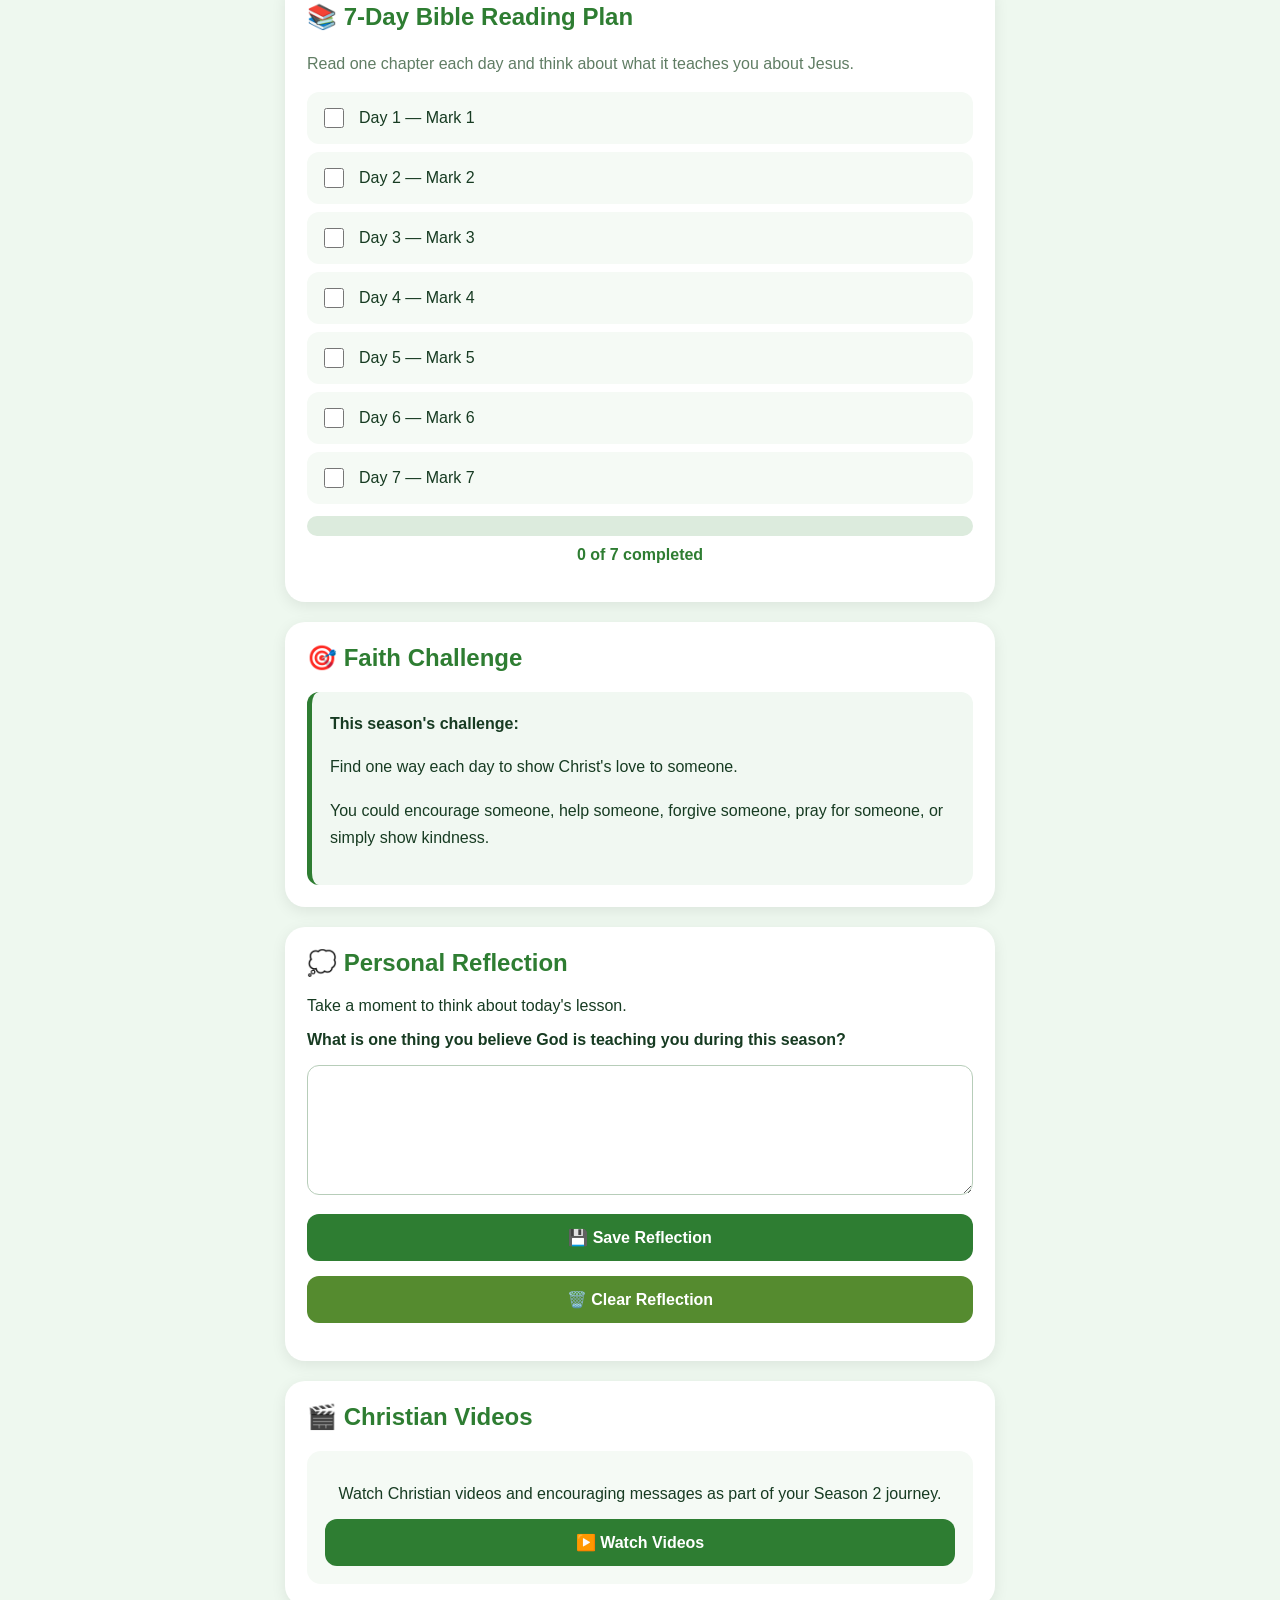
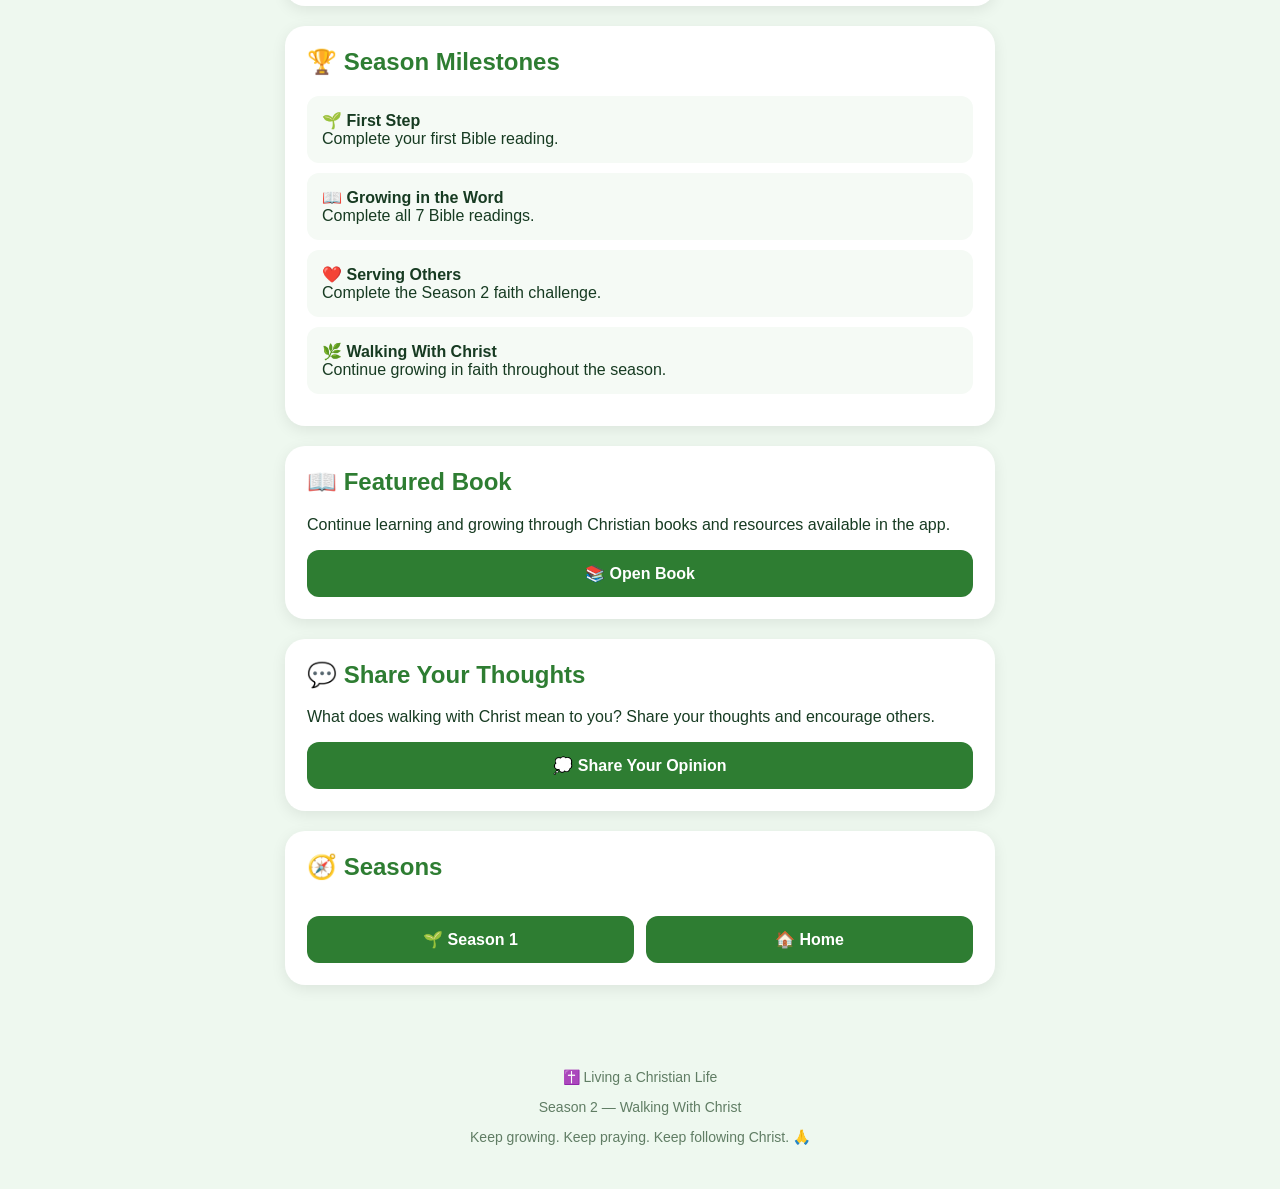
<file: christian app/season2.html>
<!DOCTYPE html>
<html lang="en">
<head>
  <meta charset="UTF-8">
  <meta name="viewport" content="width=device-width, initial-scale=1.0">
  <meta name="theme-color" content="#2e7d32">

  <title>Season 2 - Walking With Christ</title>

  <style>
    * {
      box-sizing: border-box;
    }

    body {
      margin: 0;
      font-family: Arial, sans-serif;
      background: #eef8ef;
      color: #173b22;
    }

    header {
      background: linear-gradient(135deg, #1b5e20, #66bb6a);
      color: white;
      text-align: center;
      padding: 40px 20px;
      border-radius: 0 0 30px 30px;
    }

    header .season-icon {
      font-size: 50px;
    }

    header h1 {
      margin: 8px 0;
      font-size: 32px;
    }

    header p {
      margin: 0;
      font-size: 17px;
    }

    .container {
      max-width: 750px;
      margin: auto;
      padding: 20px;
    }

    .welcome,
    .card {
      background: white;
      padding: 22px;
      border-radius: 20px;
      margin-bottom: 20px;
      box-shadow: 0 4px 15px rgba(0,0,0,0.08);
    }

    .welcome {
      text-align: center;
    }

    h2 {
      color: #2e7d32;
      margin-top: 0;
    }

    .subtitle {
      color: #607d64;
      line-height: 1.6;
    }

    /* Verse */

    .verse {
      background: #f1f8f2;
      padding: 20px;
      border-radius: 15px;
      text-align: center;
    }

    .verse-text {
      font-size: 21px;
      line-height: 1.7;
      font-style: italic;
    }

    .reference {
      color: #2e7d32;
      font-weight: bold;
    }

    /* Daily devotional */

    .devotional {
      background: linear-gradient(135deg, #f1f8e9, #ffffff);
      border-left: 5px solid #43a047;
      padding: 18px;
      border-radius: 12px;
      line-height: 1.7;
    }

    .devotional-date {
      color: #388e3c;
      font-weight: bold;
      margin-bottom: 10px;
    }

    /* Prayer */

    .prayer {
      line-height: 1.8;
    }

    .amen {
      text-align: center;
      font-weight: bold;
      margin-top: 15px;
      color: #2e7d32;
    }

    /* Reading plan */

    .reading-day {
      display: flex;
      align-items: center;
      gap: 12px;
      padding: 13px;
      margin: 8px 0;
      background: #f5faf5;
      border-radius: 12px;
    }

    .reading-day input {
      width: 20px;
      height: 20px;
      accent-color: #2e7d32;
    }

    .reading-day label {
      flex: 1;
      cursor: pointer;
    }

    /* Challenge */

    .challenge {
      background: #f1f8f2;
      border-left: 5px solid #2e7d32;
      padding: 18px;
      border-radius: 12px;
      line-height: 1.7;
    }

    /* Reflection */

    textarea {
      width: 100%;
      min-height: 130px;
      padding: 14px;
      border: 1px solid #b7cdb9;
      border-radius: 12px;
      resize: vertical;
      font-family: Arial, sans-serif;
      font-size: 15px;
      outline: none;
    }

    textarea:focus {
      border-color: #2e7d32;
    }

    /* Buttons */

    .button {
      display: block;
      width: 100%;
      border: none;
      text-align: center;
      background: #2e7d32;
      color: white;
      padding: 14px;
      margin-top: 15px;
      border-radius: 12px;
      text-decoration: none;
      font-weight: bold;
      font-size: 16px;
      cursor: pointer;
    }

    .button:hover {
      background: #1b5e20;
    }

    .secondary {
      background: #558b2f;
    }

    /* Progress */

    .progress-container {
      background: #dcebdd;
      border-radius: 20px;
      height: 20px;
      overflow: hidden;
      margin-top: 12px;
    }

    .progress-bar {
      height: 100%;
      width: 0%;
      background: #43a047;
      transition: width 0.4s ease;
    }

    .progress-text {
      text-align: center;
      margin-top: 10px;
      font-weight: bold;
      color: #2e7d32;
    }

    /* Milestones */

    .milestone {
      padding: 15px;
      border-radius: 12px;
      background: #f5faf5;
      margin: 10px 0;
    }

    .milestone.locked {
      opacity: 0.55;
    }

    /* Announcement */

    .announcement {
      background: linear-gradient(135deg, #fff8e1, #ffffff);
      border-left: 5px solid #f9a825;
      padding: 18px;
      border-radius: 12px;
      line-height: 1.7;
    }

    /* Video */

    .video-box {
      background: #f5faf5;
      padding: 18px;
      border-radius: 14px;
      text-align: center;
    }

    /* Back buttons */

    .navigation {
      display: grid;
      grid-template-columns: 1fr 1fr;
      gap: 12px;
    }

    footer {
      text-align: center;
      padding: 30px 20px;
      color: #607d64;
      font-size: 14px;
    }

    @media (max-width: 500px) {
      header h1 {
        font-size: 27px;
      }

      .navigation {
        grid-template-columns: 1fr;
      }
    }
  </style>
</head>

<body>

<header>

  <div class="season-icon">🌿</div>

  <h1>Season 2</h1>

  <p>Walking With Christ</p>

</header>

<main class="container">

  <!-- Welcome -->

  <section class="welcome">

    <h2>Welcome to Season 2 🙏</h2>

    <p class="subtitle">
      This season is about learning to walk with Christ every day,
      growing in His Word, serving others, and allowing His love
      to guide our choices.
    </p>

  </section>


  <!-- Announcement -->

  <section class="card">

    <h2>📢 Season Announcement</h2>

    <div class="announcement">

      <strong>Welcome to a new season!</strong>

      <p>
        Take time each day to pray, read God's Word,
        reflect on what you are learning, and put your faith
        into action.
      </p>

    </div>

  </section>


  <!-- Verse -->

  <section class="card">

    <h2>📖 Verse of the Season</h2>

    <div class="verse">

      <p class="verse-text">
        "Whoever wants to be my disciple must deny themselves
        and take up their cross and follow me."
      </p>

      <p class="reference">
        Matthew 16:24
      </p>

    </div>

  </section>


  <!-- Daily Devotional -->

  <section class="card">

    <h2>☀️ Daily Devotional</h2>

    <div class="devotional">

      <div class="devotional-date">
        Today's Thought
      </div>

      <p>
        Walking with Christ means trusting Him not only when
        everything is easy, but also when you do not know
        what will happen next.
      </p>

      <p>
        Take one step today. Pray, listen, learn, and choose
        to follow Christ in the small decisions of your day.
      </p>

    </div>

  </section>


  <!-- Prayer -->

  <section class="card">

    <h2>🙏 Prayer of the Season</h2>

    <p class="prayer">

      Heavenly Father, thank You for sending Jesus Christ
      to show us the way.

      Help me to follow Him faithfully each day.
      Give me wisdom to make good choices, courage to do
      what is right, and a heart that loves others.

      Help me to grow closer to You and reflect the character
      of Christ in my daily life.

    </p>

    <p class="amen">
      In Jesus' name, Amen. 🙏
    </p>

  </section>


  <!-- Bible Reading Plan -->

  <section class="card">

    <h2>📚 7-Day Bible Reading Plan</h2>

    <p class="subtitle">
      Read one chapter each day and think about what it teaches
      you about Jesus.
    </p>

    <div class="reading-day">
      <input type="checkbox" id="day1" class="reading-check">
      <label for="day1">Day 1 — Mark 1</label>
    </div>

    <div class="reading-day">
      <input type="checkbox" id="day2" class="reading-check">
      <label for="day2">Day 2 — Mark 2</label>
    </div>

    <div class="reading-day">
      <input type="checkbox" id="day3" class="reading-check">
      <label for="day3">Day 3 — Mark 3</label>
    </div>

    <div class="reading-day">
      <input type="checkbox" id="day4" class="reading-check">
      <label for="day4">Day 4 — Mark 4</label>
    </div>

    <div class="reading-day">
      <input type="checkbox" id="day5" class="reading-check">
      <label for="day5">Day 5 — Mark 5</label>
    </div>

    <div class="reading-day">
      <input type="checkbox" id="day6" class="reading-check">
      <label for="day6">Day 6 — Mark 6</label>
    </div>

    <div class="reading-day">
      <input type="checkbox" id="day7" class="reading-check">
      <label for="day7">Day 7 — Mark 7</label>
    </div>

    <div class="progress-container">
      <div class="progress-bar" id="progressBar"></div>
    </div>

    <p class="progress-text" id="progressText">
      0 of 7 completed
    </p>

  </section>


  <!-- Faith Challenge -->

  <section class="card">

    <h2>🎯 Faith Challenge</h2>

    <div class="challenge">

      <strong>This season's challenge:</strong>

      <p>
        Find one way each day to show Christ's love to someone.
      </p>

      <p>
        You could encourage someone, help someone,
        forgive someone, pray for someone, or simply
        show kindness.
      </p>

    </div>

  </section>


  <!-- Reflection -->

  <section class="card">

    <h2>💭 Personal Reflection</h2>

    <p>
      Take a moment to think about today's lesson.
    </p>

    <p>
      <strong>What is one thing you believe God is teaching
      you during this season?</strong>
    </p>

    <textarea
      id="reflection"
      placeholder="Write your reflection here...">
    </textarea>

    <button class="button" onclick="saveReflection()">
      💾 Save Reflection
    </button>

    <button class="button secondary" onclick="clearReflection()">
      🗑️ Clear Reflection
    </button>

    <p id="saveMessage"></p>

  </section>


  <!-- Christian Videos -->

  <section class="card">

    <h2>🎬 Christian Videos</h2>

    <div class="video-box">

      <p>
        Watch Christian videos and encouraging messages
        as part of your Season 2 journey.
      </p>

      <a class="button" href="videos.html">
        ▶️ Watch Videos
      </a>

    </div>

  </section>


  <!-- Milestones -->

  <section class="card">

    <h2>🏆 Season Milestones</h2>

    <div class="milestone">
      🌱 <strong>First Step</strong>
      <br>
      Complete your first Bible reading.
    </div>

    <div class="milestone">
      📖 <strong>Growing in the Word</strong>
      <br>
      Complete all 7 Bible readings.
    </div>

    <div class="milestone">
      ❤️ <strong>Serving Others</strong>
      <br>
      Complete the Season 2 faith challenge.
    </div>

    <div class="milestone">
      🌿 <strong>Walking With Christ</strong>
      <br>
      Continue growing in faith throughout the season.
    </div>

  </section>


  <!-- Book -->

  <section class="card">

    <h2>📖 Featured Book</h2>

    <p>
      Continue learning and growing through Christian books
      and resources available in the app.
    </p>

    <a class="button" href="book.html">
      📚 Open Book
    </a>

  </section>


  <!-- Opinions -->

  <section class="card">

    <h2>💬 Share Your Thoughts</h2>

    <p>
      What does walking with Christ mean to you?
      Share your thoughts and encourage others.
    </p>

    <a class="button" href="opinions.html">
      💭 Share Your Opinion
    </a>

  </section>


  <!-- Navigation -->

  <section class="card">

    <h2>🧭 Seasons</h2>

    <div class="navigation">

      <a class="button" href="season1.html">
        🌱 Season 1
      </a>

      <a class="button" href="index.html">
        🏠 Home
      </a>

    </div>

  </section>

</main>


<footer>

  <p>✝️ Living a Christian Life</p>

  <p>
    Season 2 — Walking With Christ
  </p>

  <p>
    Keep growing. Keep praying. Keep following Christ. 🙏
  </p>

</footer>


<script>

  /* ============================
     BIBLE READING PROGRESS
     ============================ */

  const checkboxes =
    document.querySelectorAll(".reading-check");

  const progressBar =
    document.getElementById("progressBar");

  const progressText =
    document.getElementById("progressText");


  function updateProgress() {

    let completed = 0;

    checkboxes.forEach((checkbox, index) => {

      if (checkbox.checked) {
        completed++;
      }

      localStorage.setItem(
        "season2-reading-" + index,
        checkbox.checked
      );

    });

    const percentage =
      (completed / checkboxes.length) * 100;

    progressBar.style.width =
      percentage + "%";

    progressText.textContent =
      completed +
      " of " +
      checkboxes.length +
      " completed";

  }


  checkboxes.forEach((checkbox, index) => {

    const saved =
      localStorage.getItem(
        "season2-reading-" + index
      );

    if (saved === "true") {
      checkbox.checked = true;
    }

    checkbox.addEventListener(
      "change",
      updateProgress
    );

  });


  updateProgress();


  /* ============================
     SAVE REFLECTION
     ============================ */

  const reflection =
    document.getElementById("reflection");

  const saveMessage =
    document.getElementById("saveMessage");


  const savedReflection =
    localStorage.getItem(
      "season2-reflection"
    );


  if (savedReflection) {
    reflection.value = savedReflection;
  }


  function saveReflection() {

    localStorage.setItem(
      "season2-reflection",
      reflection.value
    );

    saveMessage.textContent =
      "✅ Your reflection has been saved on this device.";

    saveMessage.style.color =
      "#2e7d32";

  }


  function clearReflection() {

    reflection.value = "";

    localStorage.removeItem(
      "season2-reflection"
    );

    saveMessage.textContent =
      "Reflection cleared.";

    saveMessage.style.color =
      "#607d64";

  }

</script>

</body>
</html>
</file>
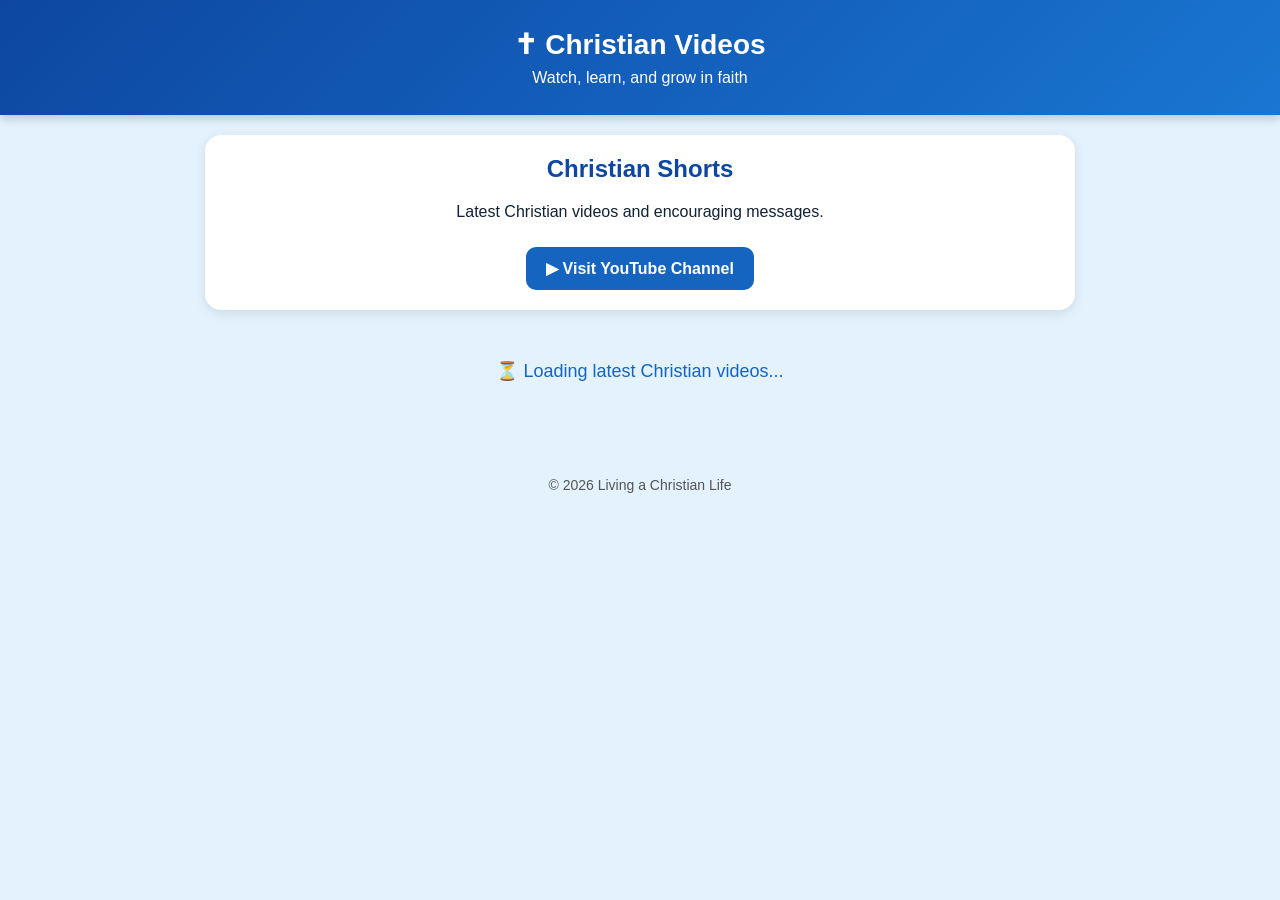
<file: christian app/videos.html>
<!DOCTYPE html>
<html lang="en">
<head>
  <meta charset="UTF-8">
  <meta name="viewport" content="width=device-width, initial-scale=1.0">

  <title>Christian Videos</title>

  <style>
    * {
      box-sizing: border-box;
    }

    body {
      margin: 0;
      font-family: Arial, sans-serif;
      background: #e3f2fd;
      color: #123;
    }

    header {
      background: linear-gradient(135deg, #0d47a1, #1976d2);
      color: white;
      text-align: center;
      padding: 28px 15px;
      box-shadow: 0 3px 10px rgba(0,0,0,0.2);
    }

    header h1 {
      margin: 0 0 8px;
      font-size: 28px;
    }

    header p {
      margin: 0;
    }

    .container {
      max-width: 900px;
      margin: auto;
      padding: 20px 15px 40px;
    }

    .intro {
      background: white;
      border-radius: 16px;
      padding: 20px;
      margin-bottom: 20px;
      text-align: center;
      box-shadow: 0 3px 12px rgba(0,0,0,0.1);
    }

    .intro h2 {
      color: #0d47a1;
      margin-top: 0;
    }

    .channel-button {
      display: inline-block;
      margin-top: 10px;
      padding: 12px 20px;
      background: #1565c0;
      color: white;
      text-decoration: none;
      border-radius: 10px;
      font-weight: bold;
    }

    #loading {
      text-align: center;
      padding: 30px;
      font-size: 18px;
      color: #1565c0;
    }

    #error {
      display: none;
      background: #ffebee;
      color: #b71c1c;
      padding: 18px;
      border-radius: 12px;
      margin-bottom: 20px;
      text-align: left;
      word-break: break-word;
    }

    #error h3 {
      margin-top: 0;
    }

    #error pre {
      white-space: pre-wrap;
      font-size: 13px;
      background: #fff;
      padding: 10px;
      border-radius: 8px;
      overflow-x: auto;
    }

    #videos {
      display: grid;
      grid-template-columns: repeat(
        auto-fit,
        minmax(280px, 1fr)
      );
      gap: 20px;
    }

    .video-card {
      background: white;
      border-radius: 16px;
      overflow: hidden;
      box-shadow: 0 3px 12px rgba(0,0,0,0.12);
    }

    .thumbnail {
      width: 100%;
      display: block;
      aspect-ratio: 16 / 9;
      object-fit: cover;
    }

    .video-content {
      padding: 16px;
    }

    .video-title {
      margin: 0 0 10px;
      color: #0d47a1;
      font-size: 18px;
      line-height: 1.4;
    }

    .date {
      color: #777;
      font-size: 14px;
      margin-bottom: 15px;
    }

    .watch-button {
      display: block;
      text-align: center;
      background: #1565c0;
      color: white;
      padding: 11px;
      border-radius: 9px;
      text-decoration: none;
      font-weight: bold;
    }

    footer {
      text-align: center;
      padding: 25px;
      color: #555;
      font-size: 14px;
    }
  </style>
</head>

<body>

  <header>
    <h1>✝ Christian Videos</h1>
    <p>Watch, learn, and grow in faith</p>
  </header>

  <main class="container">

    <div class="intro">
      <h2>Christian Shorts</h2>

      <p>
        Latest Christian videos and encouraging messages.
      </p>

      <a
        class="channel-button"
        href="https://www.youtube.com/@christianshorts2763"
        target="_blank"
        rel="noopener noreferrer">
        ▶ Visit YouTube Channel
      </a>
    </div>

    <div id="loading">
      ⏳ Loading latest Christian videos...
    </div>

    <div id="error"></div>

    <div id="videos"></div>

  </main>

  <footer>
    © 2026 Living a Christian Life
  </footer>


  <script>

    /*
     * ============================================
     * YOUTUBE SETTINGS
     * ============================================
     */

    const API_KEY = "AIzaSyDSWbTIVDN-ioddJKAdoeOOcp6fvoUL2qM";

    const CHANNEL_ID =
      "UCBXOFnNTULFaAnj24PAeblg";

    const MAX_RESULTS = 12;


    /*
     * ============================================
     * LOAD VIDEOS
     * ============================================
     */

    async function loadVideos() {

      const loading =
        document.getElementById("loading");

      const error =
        document.getElementById("error");

      const videosContainer =
        document.getElementById("videos");

      loading.style.display = "block";
      error.style.display = "none";

      try {

        /*
         * Check API key
         */

        if (
          !API_KEY ||
          API_KEY === "AIzaSyDSWbTIVDN-ioddJKAdoeOOcp6fvoUL2qM,"
        ) {

          throw new Error(
            "API key is missing. " +
            "Add your YouTube API key to videos.html."
          );

        }


        /*
         * Check channel ID
         */

        if (!CHANNEL_ID) {

          throw new Error(
            "YouTube channel ID is missing."
          );

        }


        /*
         * Build YouTube API URL
         */

        const url =
          "https://www.googleapis.com/youtube/v3/search" +
          "?part=snippet" +
          "&channelId=" +
          encodeURIComponent(CHANNEL_ID) +
          "&maxResults=" +
          MAX_RESULTS +
          "&order=date" +
          "&type=video" +
          "&key=" +
          encodeURIComponent(0EY);


        /*
         * Request YouTube
         */

        const response =
          await fetch(url);


        /*
         * Read response
         */

        const data =
          await response.json().catch(() => null);


        /*
         * Show actual Google error
         */

        if (!response.ok) {

          const googleError =
            data?.error;

          const message =
            googleError?.message ||
            "YouTube API request failed.";

          const reason =
            googleError?.errors?.[0]?.reason ||
            "Unknown";

          const domain =
            googleError?.errors?.[0]?.domain ||
            "Unknown";

          throw new Error(
            "HTTP Status: " +
            response.status +
            "\n\n" +

            "Google Error: " +
            message +
            "\n\n" +

            "Reason: " +
            reason +
            "\n\n" +

            "Domain: " +
            domain
          );

        }


        /*
         * Hide loading
         */

        loading.style.display = "none";


        /*
         * Check videos
         */

        if (
          !data ||
          !data.items ||
          data.items.length === 0
        ) {

          videosContainer.innerHTML =
            "<p style='text-align:center;'>" +
            "YouTube returned no videos." +
            "</p>";

          return;

        }


        /*
         * Display videos
         */

        data.items.forEach(video => {

          const videoId =
            video.id?.videoId;

          const snippet =
            video.snippet;

          if (!videoId || !snippet) {
            return;
          }

          const title =
            escapeHTML(snippet.title);

          const thumbnail =
            snippet.thumbnails?.high?.url ||
            snippet.thumbnails?.medium?.url ||
            snippet.thumbnails?.default?.url;

          const publishedDate =
            new Date(
              snippet.publishedAt
            ).toLocaleDateString(
              undefined,
              {
                year: "numeric",
                month: "long",
                day: "numeric"
              }
            );

          const card =
            document.createElement("article");

          card.className =
            "video-card";

          card.innerHTML = `

            <img
              class="thumbnail"
              src="${thumbnail}"
              alt="${title}"
              loading="lazy">

            <div class="video-content">

              <h3 class="video-title">
                ${title}
              </h3>

              <div class="date">
                Published ${publishedDate}
              </div>

              <a
                class="watch-button"
                href="https://www.youtube.com/watch?v=${encodeURIComponent(videoId)}"
                target="_blank"
                rel="noopener noreferrer">
                ▶ Watch Video
              </a>

            </div>

          `;

          videosContainer.appendChild(card);

        });

      }


      /*
       * ============================================
       * ERROR HANDLING
       * ============================================
       */

      catch (err) {

        loading.style.display = "none";

        error.style.display = "block";

        const message =
          err?.message ||
          "Unknown error.";

        error.innerHTML = `

          <h3>⚠️ Unable to load videos</h3>

          <p>
            The YouTube request failed.
            Here is the actual error:
          </p>

          <pre>${escapeHTML(message)}</pre>

        `;

      }

    }


    /*
     * ============================================
     * SECURITY HELPER
     * ============================================
     */

    function escapeHTML(text) {

      const div =
        document.createElement("div");

      div.textContent =
        text;

      return div.innerHTML;

    }


    /*
     * ============================================
     * START
     * ============================================
     */

    loadVideos();

  </script>

</body>
</html>
</file>
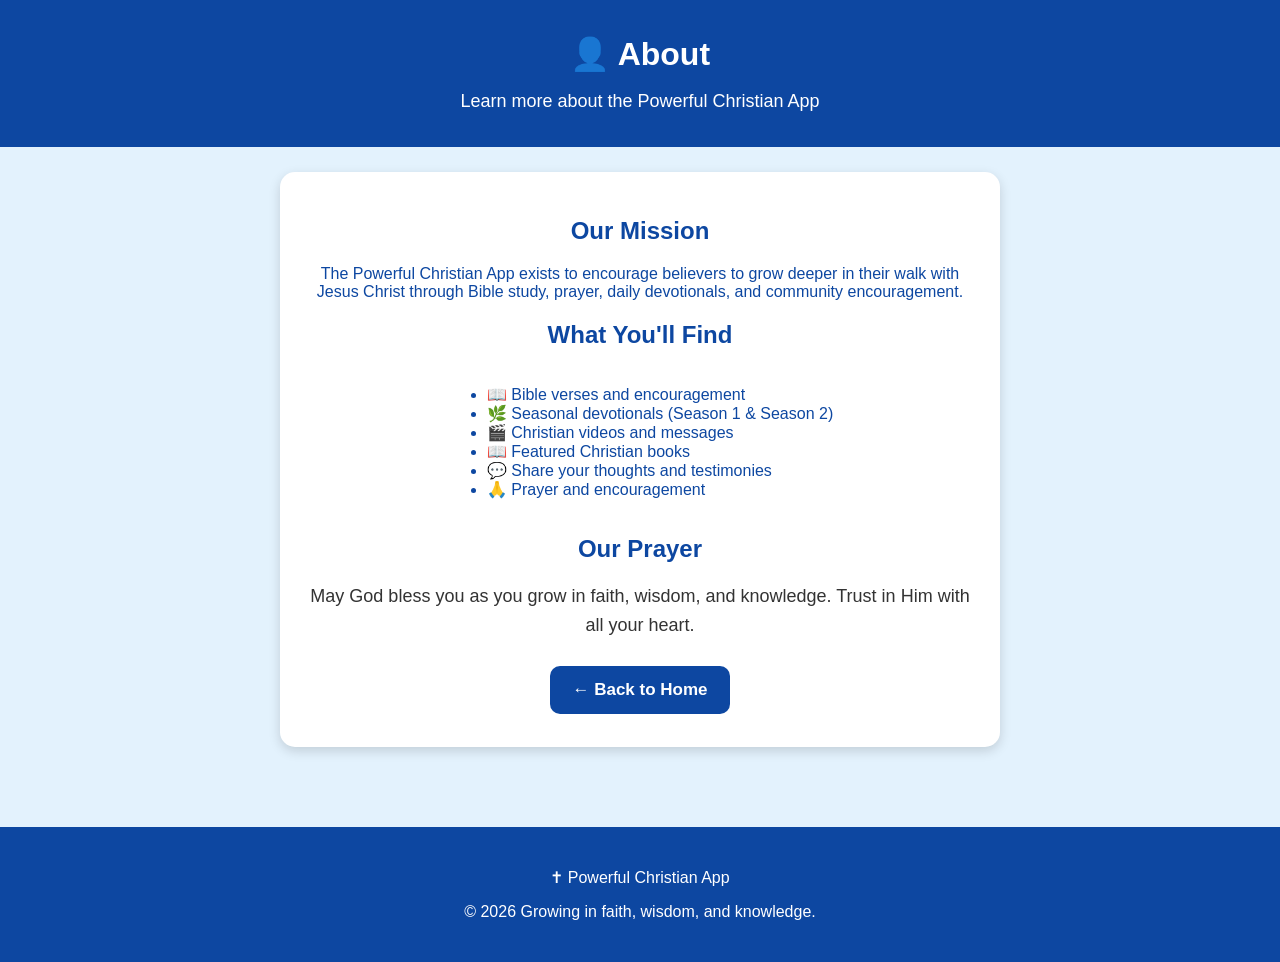
<file: powerful christian app /about.html>
<!DOCTYPE html>
<html lang="en">

<head>
  <meta charset="UTF-8">
  <meta name="viewport" content="width=device-width, initial-scale=1.0">
  <meta name="theme-color" content="#0d47a0">
  <title>About - Powerful Christian App</title>
  <link rel="stylesheet" href="css/style.css">
</head>

<body>

  <header>
    <h1>👤 About</h1>
    <p>Learn more about the Powerful Christian App</p>
  </header>

  <div class="container">
    <div class="card">
      <h2>Our Mission</h2>
      <p>The Powerful Christian App exists to encourage believers to grow deeper in their walk with Jesus Christ through Bible study, prayer, daily devotionals, and community encouragement.</p>

      <h2>What You'll Find</h2>
      <ul style="text-align: left; display: inline-block; text-align: left;">
        <li>📖 Bible verses and encouragement</li>
        <li>🌿 Seasonal devotionals (Season 1 & Season 2)</li>
        <li>🎬 Christian videos and messages</li>
        <li>📖 Featured Christian books</li>
        <li>💬 Share your thoughts and testimonies</li>
        <li>🙏 Prayer and encouragement</li>
      </ul>

      <h2>Our Prayer</h2>
      <p class="encouragement">May God bless you as you grow in faith, wisdom, and knowledge. Trust in Him with all your heart.</p>

      <a href="index.html" class="button">← Back to Home</a>
    </div>
  </div>

  <footer>
    <p>✝ Powerful Christian App</p>
    <p>&copy; 2026 Growing in faith, wisdom, and knowledge.</p>
  </footer>

</body>

</html>
</file>
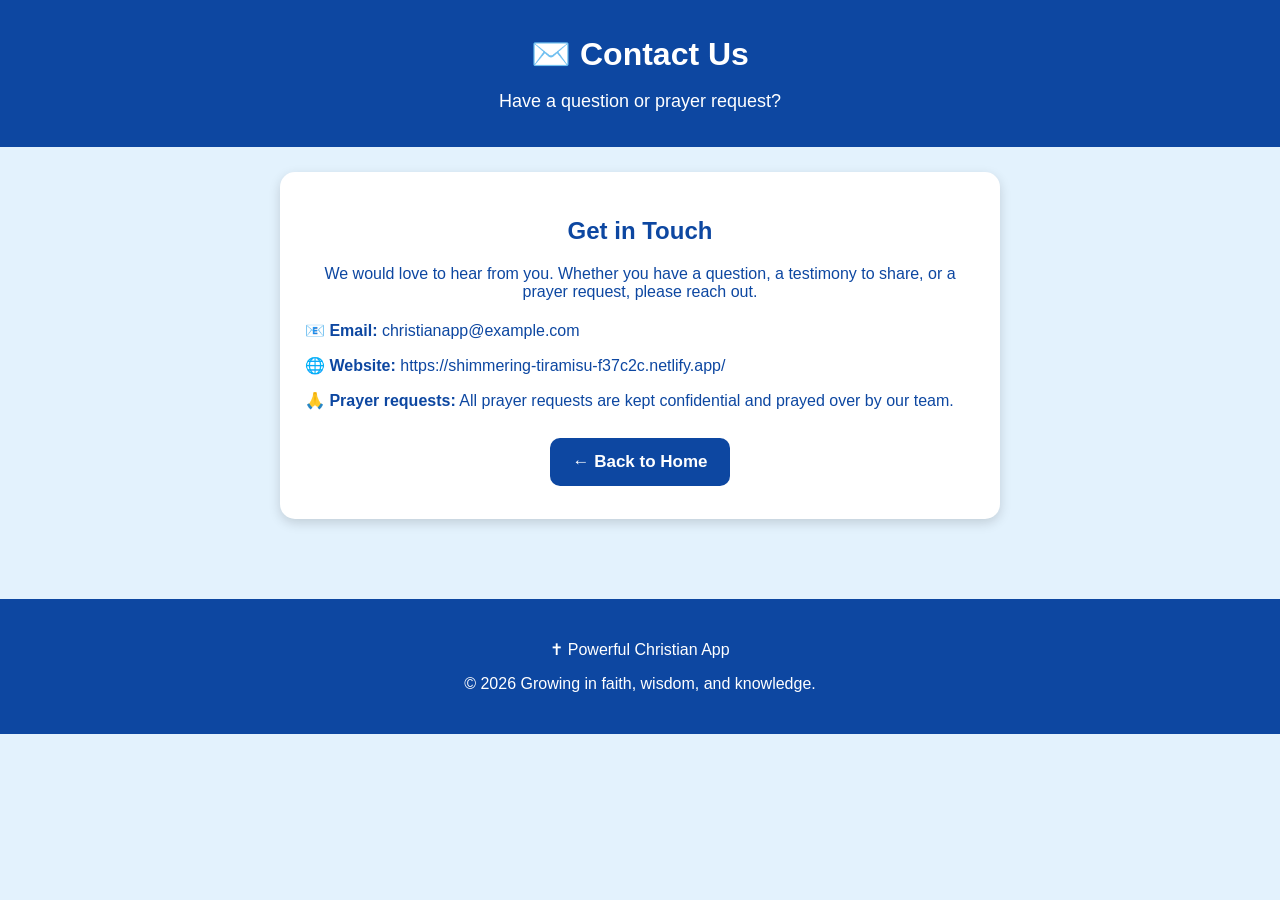
<file: powerful christian app /contact.html>
<!DOCTYPE html>
<html lang="en">

<head>
  <meta charset="UTF-8">
  <meta name="viewport" content="width=device-width, initial-scale=1.0">
  <meta name="theme-color" content="#0d47a0">
  <title>Contact - Powerful Christian App</title>
  <link rel="stylesheet" href="css/style.css">
</head>

<body>

  <header>
    <h1>✉️ Contact Us</h1>
    <p>Have a question or prayer request?</p>
  </header>

  <div class="container">
    <div class="card">
      <h2>Get in Touch</h2>
      <p>We would love to hear from you. Whether you have a question, a testimony to share, or a prayer request, please reach out.</p>

      <div style="text-align: left; margin: 20px 0;">
        <p><strong>📧 Email:</strong> christianapp@example.com</p>
        <p><strong>🌐 Website:</strong> https://shimmering-tiramisu-f37c2c.netlify.app/</p>
        <p><strong>🙏 Prayer requests:</strong> All prayer requests are kept confidential and prayed over by our team.</p>
      </div>

      <a href="index.html" class="button">← Back to Home</a>
    </div>
  </div>

  <footer>
    <p>✝ Powerful Christian App</p>
    <p>&copy; 2026 Growing in faith, wisdom, and knowledge.</p>
  </footer>

</body>

</html>
</file>
<file: powerful christian app /css/style.css>
* {
  box-sizing: border-box;
}

body {
  font-family: Arial, sans-serif;
  margin: 0;
  background: #e3f2fd;
  color: #0d47a1;
  text-align: center;
}

header {
  background: #0d47a1;
  color: white;
  padding: 35px 15px;
}

header h1 {
  margin: 0;
  font-size: 32px;
}

header p {
  font-size: 18px;
  margin-bottom: 0;
}

nav {
  background: white;
  padding: 12px;
  box-shadow: 0 2px 8px rgba(0, 0, 0, 0.12);
  position: sticky;
  top: 0;
  z-index: 10;
}

nav a {
  color: #0d47a1;
  text-decoration: none;
  font-weight: bold;
  margin: 0 8px;
  font-size: 15px;
}

nav a:hover {
  text-decoration: underline;
}

.container {
  max-width: 750px;
  margin: auto;
  padding: 25px 15px;
}

.card {
  background: white;
  padding: 25px;
  margin-bottom: 25px;
  border-radius: 15px;
  box-shadow: 0 4px 12px rgba(0, 0, 0, 0.15);
}

h2 {
  color: #0d47a1;
}

.welcome {
  font-size: 25px;
  font-weight: bold;
}

.buttons {
  display: flex;
  flex-wrap: wrap;
  gap: 8px;
  justify-content: center;
  margin-top: 15px;
}

.button {
  display: inline-block;
  background: #0d47a1;
  color: white;
  padding: 14px 22px;
  margin: 8px;
  border-radius: 10px;
  text-decoration: none;
  font-size: 17px;
  font-weight: bold;
}

.button:hover {
  background: #1565c0;
}

.verse {
  font-size: 19px;
  font-style: italic;
  line-height: 1.6;
  color: #333;
}

.reference {
  text-align: center;
  font-weight: bold;
  color: #1976d2;
  margin-top: 12px;
}

.encouragement {
  font-size: 18px;
  line-height: 1.6;
  color: #333;
}

footer {
  background: #0d47a1;
  color: white;
  padding: 25px 15px;
  margin-top: 30px;
}
</file>
